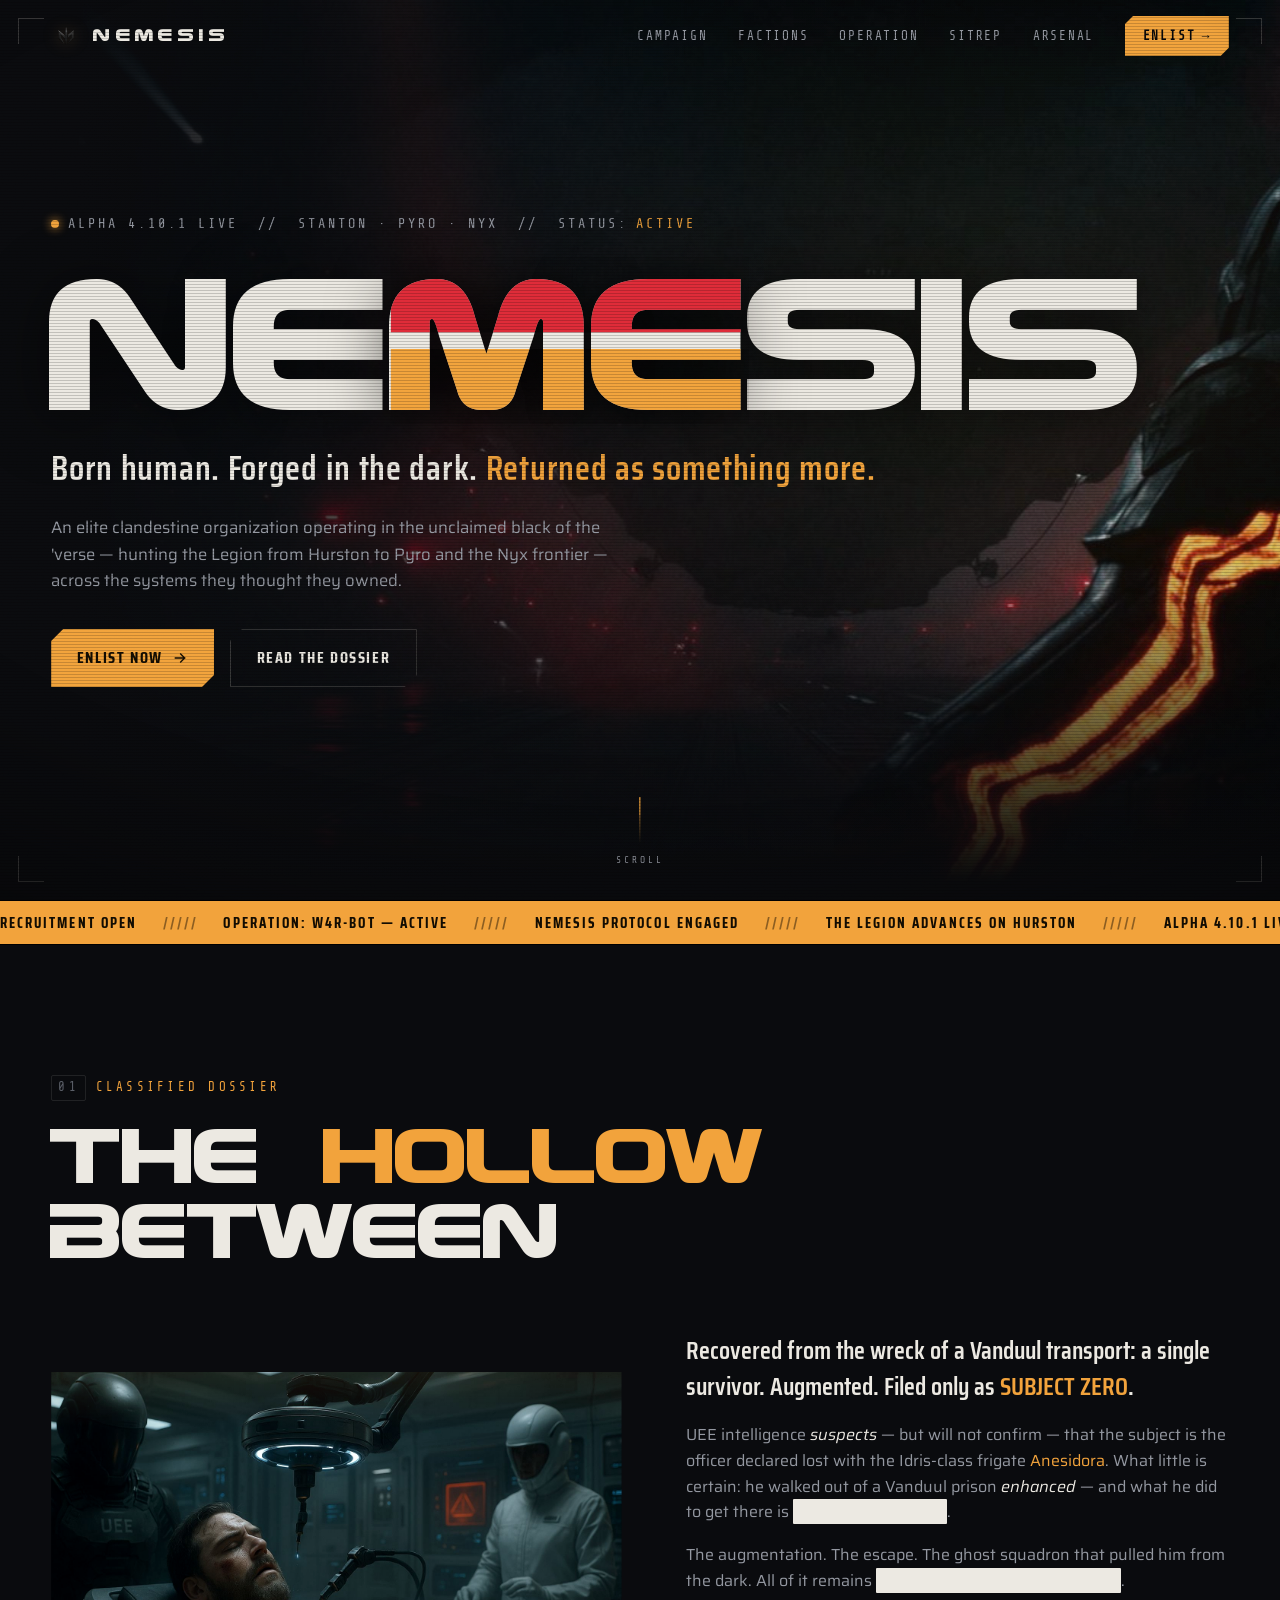
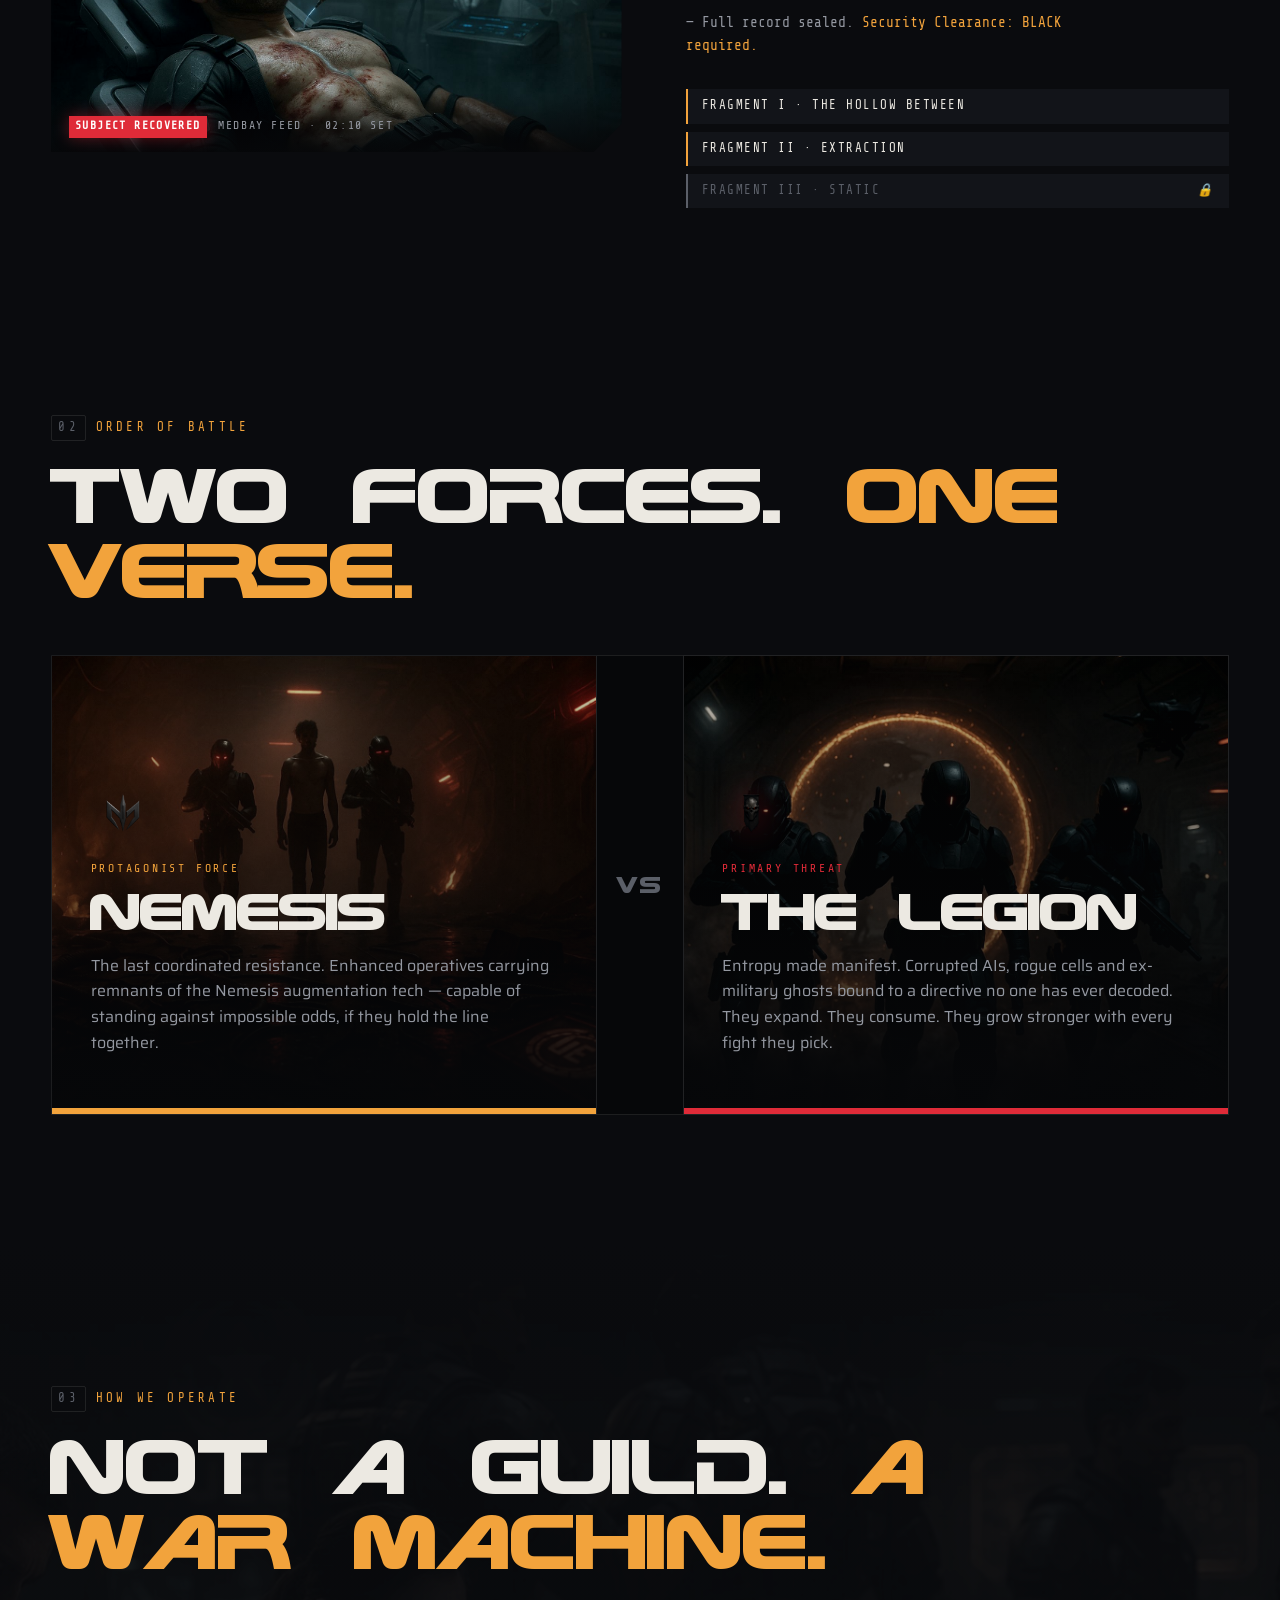
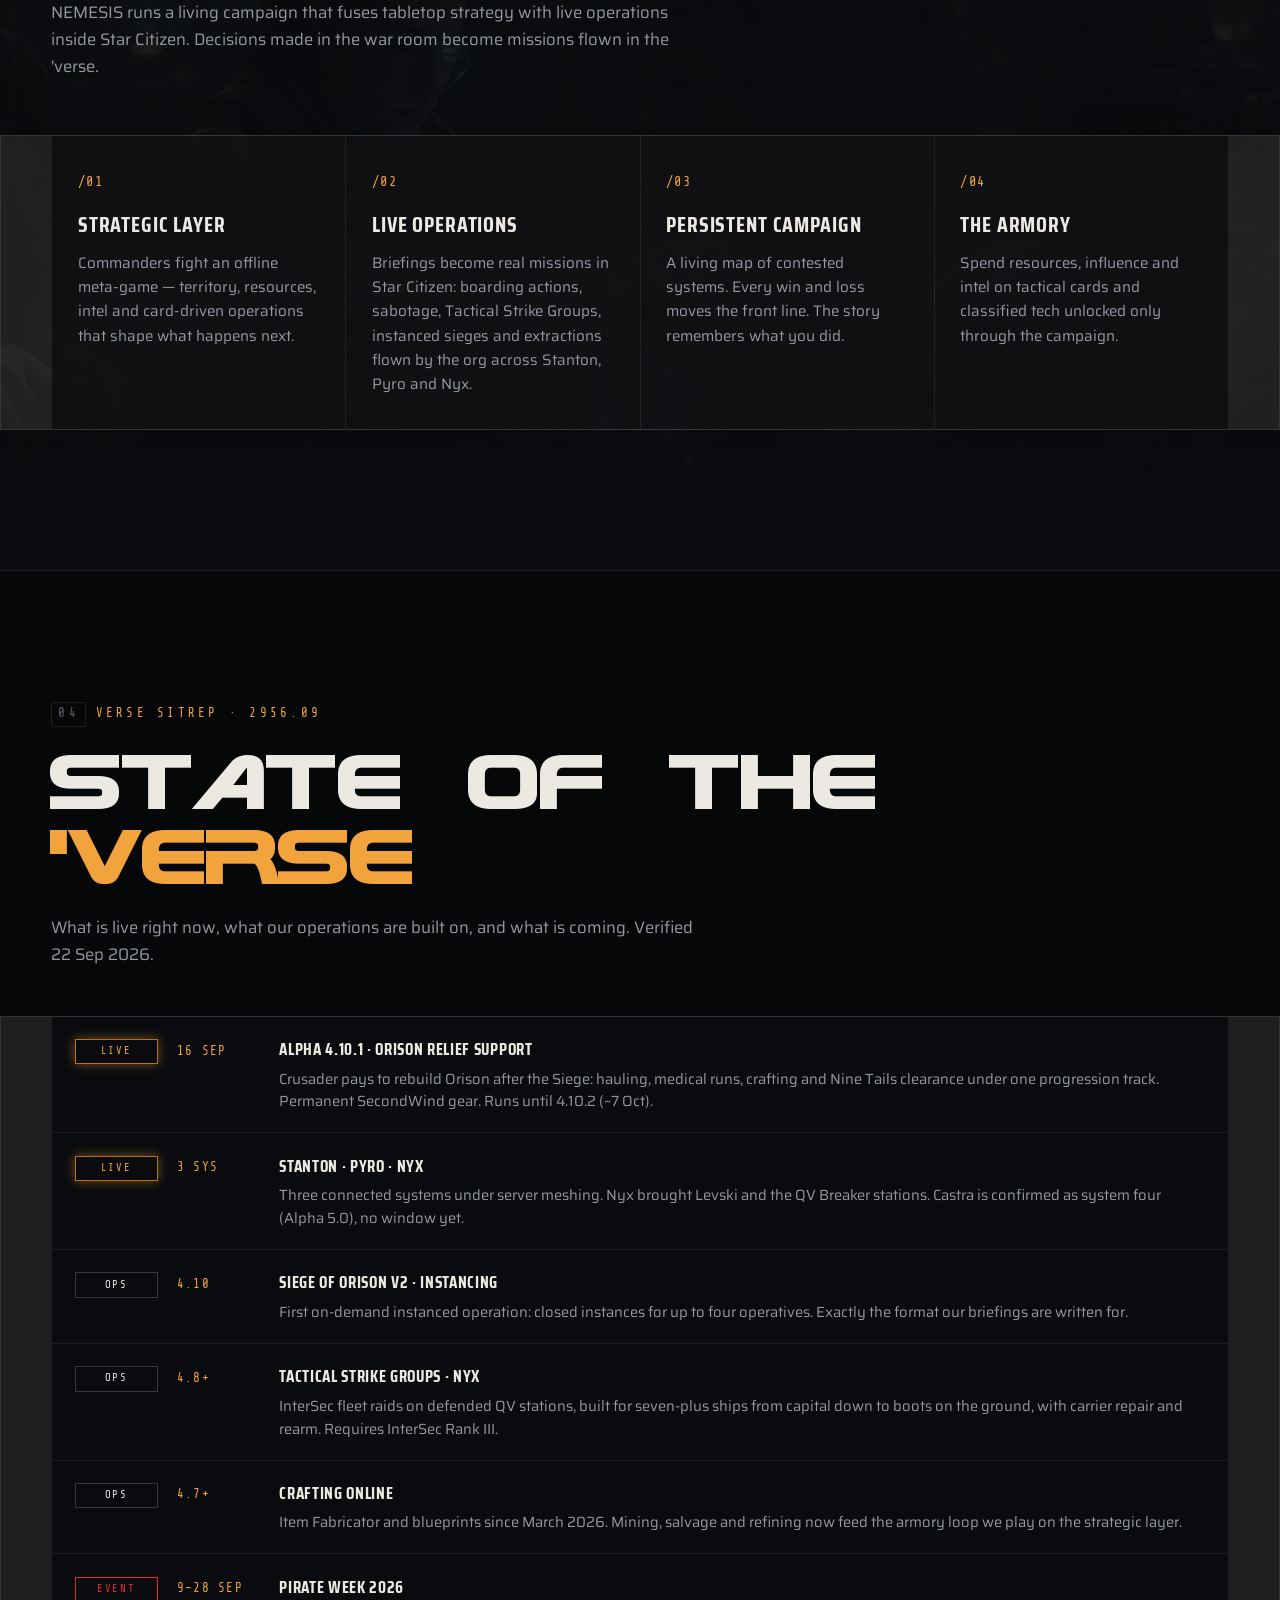
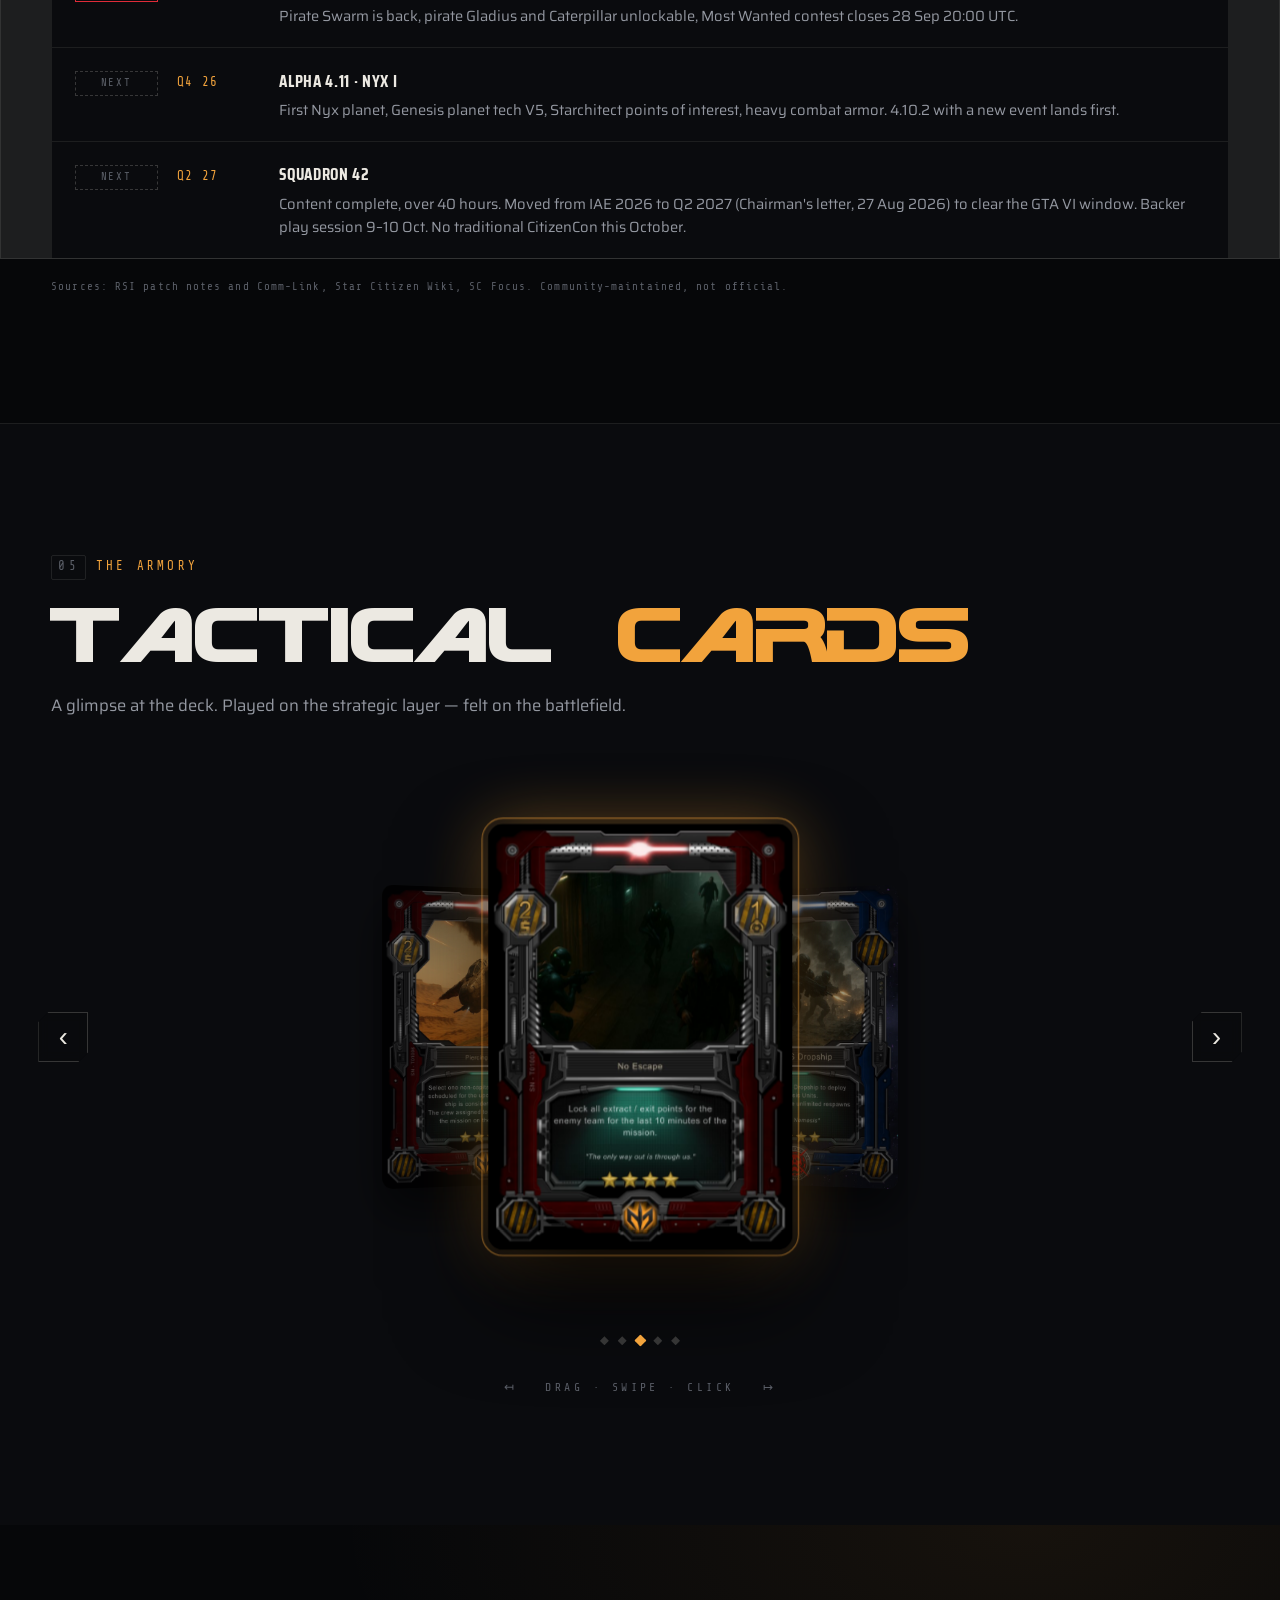
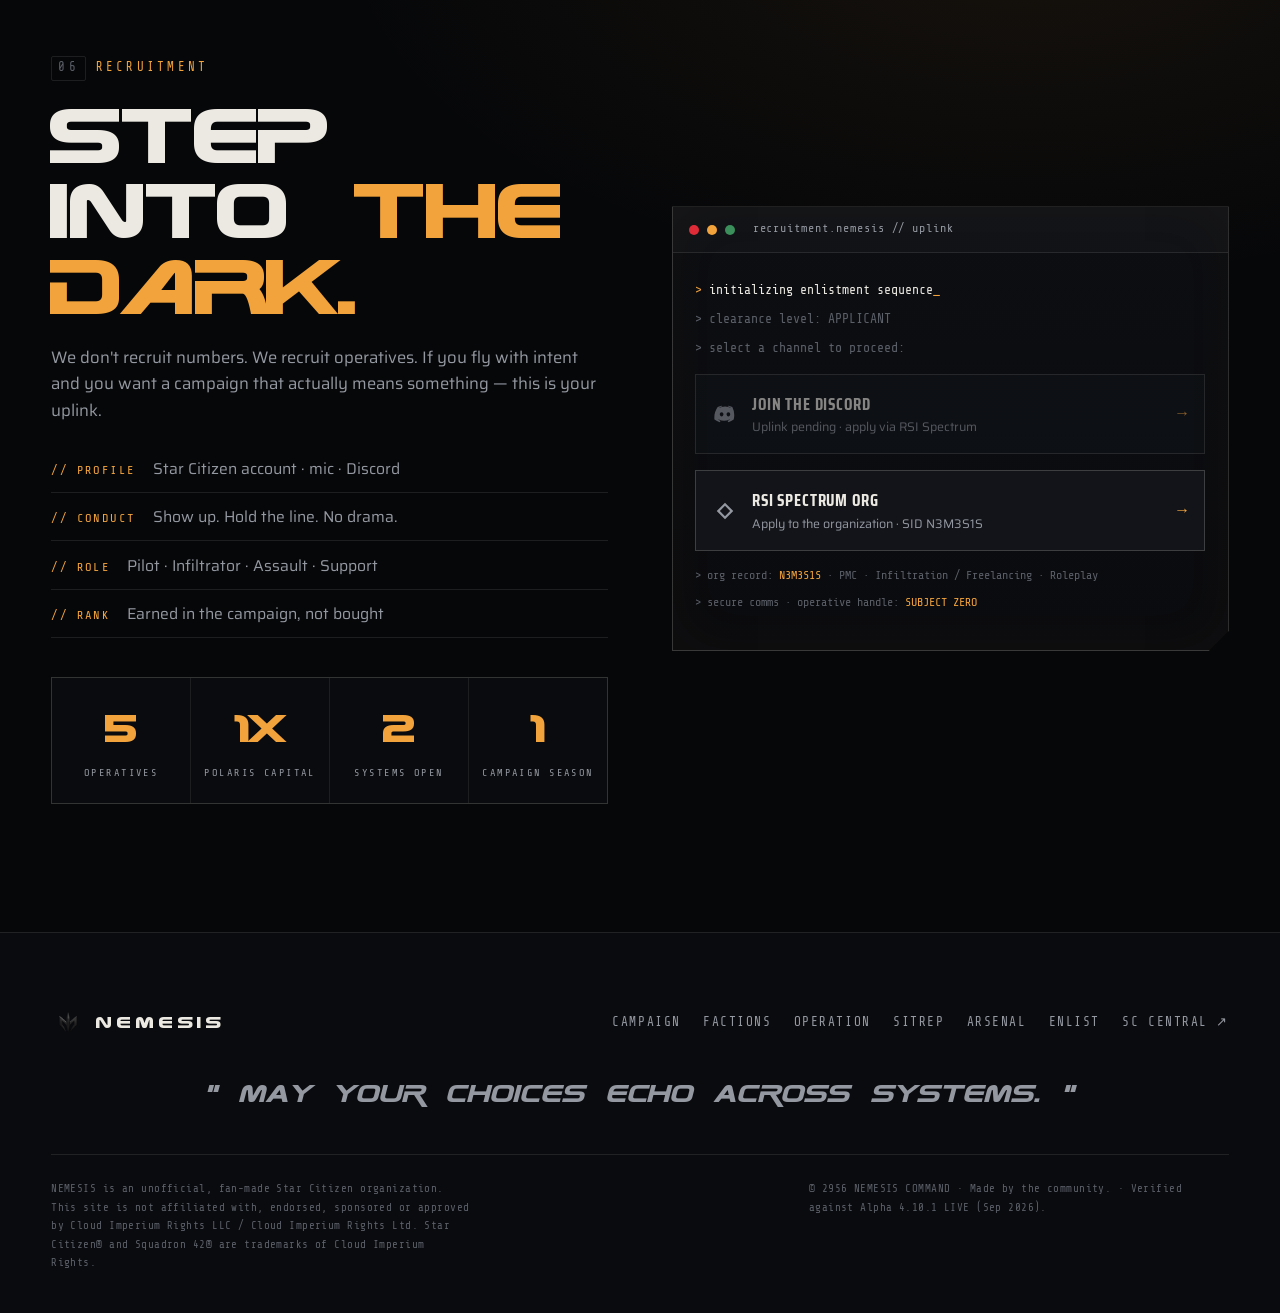
<file: index.html>
<!DOCTYPE html>
<html lang="en">
<head>
<meta charset="UTF-8" />
<meta name="viewport" content="width=device-width, initial-scale=1.0" />
<title>NEMESIS // Clandestine Operations — A Star Citizen Org</title>
<meta name="description" content="NEMESIS — an elite Star Citizen clan operating in the dark between systems. Forged against the Legion. Recruitment open. Enlist now." />

<!-- Open Graph -->
<meta property="og:title" content="NEMESIS // Clandestine Operations" />
<meta property="og:description" content="Born human. Forged in the dark. Returned as something more. An elite Star Citizen org. Recruitment open." />
<meta property="og:type" content="website" />
<meta property="og:image" content="assets/generated/hero-b.jpg" />

<link rel="icon" type="image/webp" href="assets/img/nemesis-logo.webp" />

<!-- Fonts: Saira (body) + Share Tech Mono (HUD). Zebulon (brand) loaded via @font-face in CSS -->
<link rel="preconnect" href="https://fonts.googleapis.com" />
<link rel="preconnect" href="https://fonts.gstatic.com" crossorigin />
<link href="https://fonts.googleapis.com/css2?family=Saira:ital,wght@0,300;0,400;0,500;0,600;0,700;0,800;1,400&family=Saira+Condensed:wght@500;600;700&family=Share+Tech+Mono&display=swap" rel="stylesheet" />

<link rel="stylesheet" href="styles.css" />
</head>
<body>

<!-- ============ GRAIN + SCANLINE OVERLAY ============ -->
<div class="fx-grain" aria-hidden="true"></div>
<div class="fx-scanlines" aria-hidden="true"></div>
<div class="fx-vignette" aria-hidden="true"></div>

<!-- ============ BOOT / PRELOADER ============ -->
<div class="boot" id="boot" aria-hidden="true">
  <div class="boot__inner">
    <img src="assets/img/nemesis-logo.webp" alt="" class="boot__logo" />
    <div class="boot__bar"><span class="boot__fill" id="bootFill"></span></div>
    <div class="boot__log" id="bootLog">
      <span>// ESTABLISHING SECURE UPLINK</span>
    </div>
  </div>
</div>

<!-- ============ NAV ============ -->
<header class="nav" id="nav">
  <a href="#top" class="nav__brand" aria-label="NEMESIS home">
    <img src="assets/img/nemesis-logo.webp" alt="NEMESIS" class="nav__mark" />
    <span class="nav__word">NEMESIS</span>
  </a>
  <nav class="nav__links" id="navLinks">
    <a href="#campaign" data-i="01">Campaign</a>
    <a href="#factions" data-i="02">Factions</a>
    <a href="#operation" data-i="03">Operation</a>
    <a href="#sitrep" data-i="04">Sitrep</a>
    <a href="#arsenal" data-i="05">Arsenal</a>
    <a href="#enlist" class="nav__cta">Enlist<span class="nav__cta-arrow">→</span></a>
  </nav>
  <button class="nav__burger" id="burger" aria-label="Menu" aria-expanded="false">
    <span></span><span></span><span></span>
  </button>
</header>

<main id="top">

<!-- ============ HERO ============ -->
<section class="hero" id="hero">
  <div class="hero__bg" id="heroBg" data-parallax>
    <!-- Higgsfield cinematic loops (seedance 21:9), crossfading -->
    <video class="hero__video is-active" id="heroVidA" autoplay muted loop playsinline preload="auto" poster="assets/generated/hero-b.jpg">
      <source src="assets/generated/hero-loop-a.mp4" type="video/mp4" />
    </video>
    <video class="hero__video" id="heroVidB" autoplay muted loop playsinline preload="auto" poster="assets/generated/hero-b.jpg">
      <source src="assets/generated/hero-loop-b.mp4" type="video/mp4" />
    </video>
    <img src="assets/generated/hero-b.jpg" alt="" id="heroImg" class="hero__fallback" />
  </div>
  <div class="hero__grade"></div>

  <!-- HUD frame -->
  <div class="hud-frame" aria-hidden="true">
    <span class="hud-corner tl"></span><span class="hud-corner tr"></span>
    <span class="hud-corner bl"></span><span class="hud-corner br"></span>
  </div>

  <div class="hero__content">
    <div class="hero__kicker reveal">
      <span class="dot"></span> ALPHA 4.10.1 LIVE &nbsp;//&nbsp; STANTON · PYRO · NYX &nbsp;//&nbsp; STATUS: <em>ACTIVE</em>
    </div>
    <h1 class="hero__title">
      <span class="reveal" style="--d:.05s">NE</span><span class="reveal glitch" data-text="ME" style="--d:.12s">ME</span><span class="reveal" style="--d:.19s">SIS</span>
    </h1>
    <p class="hero__tagline reveal" style="--d:.3s">
      Born human. Forged in the dark. <span class="amber">Returned as something more.</span>
    </p>
    <p class="hero__sub reveal" style="--d:.4s">
      An elite clandestine organization operating in the unclaimed black of the 'verse —
      hunting the Legion from Hurston to Pyro and the Nyx frontier — across the systems they thought they owned.
    </p>
    <div class="hero__actions reveal" style="--d:.5s">
      <a href="#enlist" class="btn btn--primary">
        <span>Enlist Now</span>
        <svg viewBox="0 0 24 24" width="16" height="16"><path d="M5 12h14M13 6l6 6-6 6" stroke="currentColor" stroke-width="2" fill="none" stroke-linecap="square"/></svg>
      </a>
      <a href="#campaign" class="btn btn--ghost"><span>Read the Dossier</span></a>
    </div>
  </div>

  <a href="#campaign" class="hero__scroll" aria-label="Scroll">
    <span class="hero__scroll-line"></span>
    <span class="hero__scroll-txt">SCROLL</span>
  </a>
</section>

<!-- ============ TICKER ============ -->
<div class="ticker" aria-hidden="true">
  <div class="ticker__track">
    <span>RECRUITMENT OPEN</span><span class="sep">/////</span>
    <span>OPERATION: W4R-BOT — ACTIVE</span><span class="sep">/////</span>
    <span>NEMESIS PROTOCOL ENGAGED</span><span class="sep">/////</span>
    <span>THE LEGION ADVANCES ON HURSTON</span><span class="sep">/////</span>
    <span>ALPHA 4.10.1 LIVE // THREE SYSTEMS OPEN</span><span class="sep">/////</span>
    <span>UNLIMITED RESPAWN // CYBERNETIC RESILIENCE</span><span class="sep">/////</span>
    <span>RECRUITMENT OPEN</span><span class="sep">/////</span>
    <span>OPERATION: W4R-BOT — ACTIVE</span><span class="sep">/////</span>
    <span>NEMESIS PROTOCOL ENGAGED</span><span class="sep">/////</span>
    <span>THE LEGION ADVANCES ON HURSTON</span><span class="sep">/////</span>
    <span>ALPHA 4.10.1 LIVE // THREE SYSTEMS OPEN</span><span class="sep">/////</span>
    <span>UNLIMITED RESPAWN // CYBERNETIC RESILIENCE</span><span class="sep">/////</span>
  </div>
</div>

<!-- ============ CAMPAIGN TEASER (DOSSIER) ============ -->
<section class="campaign" id="campaign">
  <div class="section-head reveal">
    <span class="eyebrow"><span class="eyebrow__no">01</span> Classified Dossier</span>
    <h2 class="section-title">The <span class="amber">Hollow</span> Between</h2>
  </div>

  <div class="campaign__grid">
    <figure class="campaign__media reveal">
      <img src="assets/img/story-cine-02.jpg" alt="Subject recovery — UEE medical bay" />
      <figcaption><span class="tag tag--alert">SUBJECT RECOVERED</span> MEDBAY FEED · 02:10 SET</figcaption>
      <span class="scan"></span>
    </figure>

    <div class="campaign__text reveal" style="--d:.15s">
      <p class="lead">
        Recovered from the wreck of a Vanduul transport: a single survivor. Augmented.
        Filed only as <span class="amber">SUBJECT ZERO</span>.
      </p>
      <p>
        UEE intelligence <em>suspects</em> — but will not confirm — that the subject is the
        officer declared lost with the Idris-class frigate <span class="amber">Anesidora</span>.
        What little is certain: he walked out of a Vanduul prison <em>enhanced</em> — and what
        he did to get there is <span class="redacted">[ DATA EXPUNGED ]</span>.
      </p>
      <p>
        The augmentation. The escape. The ghost squadron that pulled him from the dark.
        All of it remains <span class="redacted">classified beyond reconstruction</span>.
      </p>
      <p class="campaign__sign">
        — Full record sealed. <span class="amber">Security Clearance: BLACK required.</span>
      </p>
      <div class="fragments">
        <span class="frag">FRAGMENT I · The Hollow Between</span>
        <span class="frag">FRAGMENT II · Extraction</span>
        <span class="frag locked">FRAGMENT III · Static <i>🔒</i></span>
      </div>
    </div>
  </div>
</section>

<!-- ============ FACTIONS ============ -->
<section class="factions" id="factions">
  <div class="section-head reveal">
    <span class="eyebrow"><span class="eyebrow__no">02</span> Order of Battle</span>
    <h2 class="section-title">Two Forces. <span class="amber">One Verse.</span></h2>
  </div>

  <div class="factions__grid">
    <article class="faction faction--nemesis reveal">
      <div class="faction__bg" style="background-image:url('assets/img/story-goingdark.jpg')"></div>
      <div class="faction__inner">
        <img src="assets/img/nemesis-logo.webp" alt="" class="faction__logo" />
        <span class="faction__type">PROTAGONIST FORCE</span>
        <h3 class="faction__name">NEMESIS</h3>
        <p class="faction__desc">
          The last coordinated resistance. Enhanced operatives carrying remnants of the
          Nemesis augmentation tech — capable of standing against impossible odds, if they
          hold the line together.
        </p>
        <ul class="faction__traits">
          <li><b>Cybernetic Resilience</b> — enhanced units respawn without limit</li>
          <li><b>Shadow Recall</b> — rewrite the cost of a single failure</li>
        </ul>
      </div>
    </article>

    <div class="factions__vs" aria-hidden="true"><span>VS</span></div>

    <article class="faction faction--legion reveal" style="--d:.12s">
      <div class="faction__bg" style="background-image:url('assets/img/story-cine-03.jpg')"></div>
      <div class="faction__inner">
        <img src="assets/img/legion-logo.webp" alt="" class="faction__logo" />
        <span class="faction__type faction__type--threat">PRIMARY THREAT</span>
        <h3 class="faction__name">THE LEGION</h3>
        <p class="faction__desc">
          Entropy made manifest. Corrupted AIs, rogue cells and ex-military ghosts bound to
          a directive no one has ever decoded. They expand. They consume. They grow stronger
          with every fight they pick.
        </p>
        <ul class="faction__traits">
          <li><b>Corruption Spread</b> — territory feeds their war machine</li>
          <li><b>Data Leech</b> — they take what you build and turn it dark</li>
        </ul>
      </div>
    </article>
  </div>
</section>

<!-- ============ THE OPERATION ============ -->
<section class="operation" id="operation">
  <div class="operation__bg" style="background-image:url('assets/img/story-cine-04.jpg')" data-parallax></div>
  <div class="operation__veil"></div>
  <div class="operation__content">
    <div class="section-head reveal">
      <span class="eyebrow"><span class="eyebrow__no">03</span> How We Operate</span>
      <h2 class="section-title">Not a guild. <span class="amber">A war machine.</span></h2>
      <p class="section-lead reveal" style="--d:.1s">
        NEMESIS runs a living campaign that fuses tabletop strategy with live operations
        inside Star Citizen. Decisions made in the war room become missions flown in the 'verse.
      </p>
    </div>

    <div class="ops-grid">
      <article class="op reveal" style="--d:.05s">
        <span class="op__no">/01</span>
        <h3>Strategic Layer</h3>
        <p>Commanders fight an offline meta-game — territory, resources, intel and card-driven operations that shape what happens next.</p>
      </article>
      <article class="op reveal" style="--d:.12s">
        <span class="op__no">/02</span>
        <h3>Live Operations</h3>
        <p>Briefings become real missions in Star Citizen: boarding actions, sabotage, Tactical Strike Groups, instanced sieges and extractions flown by the org across Stanton, Pyro and Nyx.</p>
      </article>
      <article class="op reveal" style="--d:.19s">
        <span class="op__no">/03</span>
        <h3>Persistent Campaign</h3>
        <p>A living map of contested systems. Every win and loss moves the front line. The story remembers what you did.</p>
      </article>
      <article class="op reveal" style="--d:.26s">
        <span class="op__no">/04</span>
        <h3>The Armory</h3>
        <p>Spend resources, influence and intel on tactical cards and classified tech unlocked only through the campaign.</p>
      </article>
    </div>
  </div>
</section>

<!-- ============ VERSE SITREP ============ -->
<section class="sitrep" id="sitrep">
  <div class="section-head reveal">
    <span class="eyebrow"><span class="eyebrow__no">04</span> Verse Sitrep · 2956.09</span>
    <h2 class="section-title">State of the <span class="amber">'Verse</span></h2>
    <p class="section-lead reveal" style="--d:.1s">What is live right now, what our operations are built on, and what is coming. Verified 22 Sep 2026.</p>
  </div>

  <ol class="sitrep__list reveal" style="--d:.15s">
    <li class="sitrep__row">
      <span class="sitrep__tag sitrep__tag--live">LIVE</span>
      <span class="sitrep__date">16 SEP</span>
      <div class="sitrep__body"><b>Alpha 4.10.1 · Orison Relief Support</b>
        <p>Crusader pays to rebuild Orison after the Siege: hauling, medical runs, crafting and Nine Tails clearance under one progression track. Permanent SecondWind gear. Runs until 4.10.2 (~7 Oct).</p></div>
    </li>
    <li class="sitrep__row">
      <span class="sitrep__tag sitrep__tag--live">LIVE</span>
      <span class="sitrep__date">3 SYS</span>
      <div class="sitrep__body"><b>Stanton · Pyro · Nyx</b>
        <p>Three connected systems under server meshing. Nyx brought Levski and the QV Breaker stations. Castra is confirmed as system four (Alpha 5.0), no window yet.</p></div>
    </li>
    <li class="sitrep__row">
      <span class="sitrep__tag sitrep__tag--ops">OPS</span>
      <span class="sitrep__date">4.10</span>
      <div class="sitrep__body"><b>Siege of Orison V2 · Instancing</b>
        <p>First on-demand instanced operation: closed instances for up to four operatives. Exactly the format our briefings are written for.</p></div>
    </li>
    <li class="sitrep__row">
      <span class="sitrep__tag sitrep__tag--ops">OPS</span>
      <span class="sitrep__date">4.8+</span>
      <div class="sitrep__body"><b>Tactical Strike Groups · Nyx</b>
        <p>InterSec fleet raids on defended QV stations, built for seven-plus ships from capital down to boots on the ground, with carrier repair and rearm. Requires InterSec Rank III.</p></div>
    </li>
    <li class="sitrep__row">
      <span class="sitrep__tag sitrep__tag--ops">OPS</span>
      <span class="sitrep__date">4.7+</span>
      <div class="sitrep__body"><b>Crafting online</b>
        <p>Item Fabricator and blueprints since March 2026. Mining, salvage and refining now feed the armory loop we play on the strategic layer.</p></div>
    </li>
    <li class="sitrep__row">
      <span class="sitrep__tag sitrep__tag--event">EVENT</span>
      <span class="sitrep__date">9–28 SEP</span>
      <div class="sitrep__body"><b>Pirate Week 2026</b>
        <p>Pirate Swarm is back, pirate Gladius and Caterpillar unlockable, Most Wanted contest closes 28 Sep 20:00 UTC.</p></div>
    </li>
    <li class="sitrep__row">
      <span class="sitrep__tag sitrep__tag--next">NEXT</span>
      <span class="sitrep__date">Q4 26</span>
      <div class="sitrep__body"><b>Alpha 4.11 · Nyx I</b>
        <p>First Nyx planet, Genesis planet tech V5, Starchitect points of interest, heavy combat armor. 4.10.2 with a new event lands first.</p></div>
    </li>
    <li class="sitrep__row">
      <span class="sitrep__tag sitrep__tag--next">NEXT</span>
      <span class="sitrep__date">Q2 27</span>
      <div class="sitrep__body"><b>Squadron 42</b>
        <p>Content complete, over 40 hours. Moved from IAE 2026 to Q2 2027 (Chairman's letter, 27 Aug 2026) to clear the GTA VI window. Backer play session 9–10 Oct. No traditional CitizenCon this October.</p></div>
    </li>
  </ol>
  <p class="sitrep__src reveal">Sources: RSI patch notes and Comm-Link, Star Citizen Wiki, SC Focus. Community-maintained, not official.</p>
</section>

<!-- ============ ARSENAL (CARDS) ============ -->
<section class="arsenal" id="arsenal">
  <div class="section-head reveal">
    <span class="eyebrow"><span class="eyebrow__no">05</span> The Armory</span>
    <h2 class="section-title">Tactical <span class="amber">Cards</span></h2>
    <p class="section-lead reveal" style="--d:.1s">A glimpse at the deck. Played on the strategic layer — felt on the battlefield.</p>
  </div>

  <div class="coverflow reveal" id="coverflow" role="group" aria-label="Tactical card carousel" style="--d:.15s">
    <button class="cf-nav cf-prev" id="cfPrev" aria-label="Previous card">‹</button>
    <div class="cf-stage" id="cfStage">
      <figure class="cf-card"><img src="assets/cards/FEAR_T01001.jpg" alt="F.E.A.R." draggable="false" /></figure>
      <figure class="cf-card"><img src="assets/cards/PiercingStrike_T01006.jpg" alt="Piercing Strike" draggable="false" /></figure>
      <figure class="cf-card"><img src="assets/cards/NoEscape_T01003.jpg" alt="No Escape" draggable="false" /></figure>
      <figure class="cf-card"><img src="assets/cards/NemesisDropship_UnitDeployment.jpg" alt="Nemesis Dropship" draggable="false" /></figure>
      <figure class="cf-card"><img src="assets/cards/GhostTap_IntelDeception.jpg" alt="Ghost Tap" draggable="false" /></figure>
    </div>
    <button class="cf-nav cf-next" id="cfNext" aria-label="Next card">›</button>
    <div class="cf-dots" id="cfDots" aria-hidden="true"></div>
  </div>
  <p class="arsenal__hint" aria-hidden="true">↤ &nbsp; DRAG · SWIPE · CLICK &nbsp; ↦</p>
</section>

<!-- ============ ENLIST ============ -->
<section class="enlist" id="enlist">
  <div class="enlist__grid">
    <div class="enlist__intro reveal">
      <span class="eyebrow"><span class="eyebrow__no">06</span> Recruitment</span>
      <h2 class="section-title">Step into <span class="amber">the dark.</span></h2>
      <p class="section-lead">
        We don't recruit numbers. We recruit operatives. If you fly with intent and you want
        a campaign that actually means something — this is your uplink.
      </p>

      <ul class="reqs">
        <li><span class="reqs__k">// PROFILE</span> Star Citizen account · mic · Discord</li>
        <li><span class="reqs__k">// CONDUCT</span> Show up. Hold the line. No drama.</li>
        <li><span class="reqs__k">// ROLE</span> Pilot · Infiltrator · Assault · Support</li>
        <li><span class="reqs__k">// RANK</span> Earned in the campaign, not bought</li>
      </ul>

      <div class="roster" id="roster">
        <div class="roster__cell"><span class="num" data-count="6">0</span><span class="lbl">Operatives</span></div>
        <div class="roster__cell"><span class="num" data-count="1" data-suffix="×">0</span><span class="lbl">Polaris Capital</span></div>
        <div class="roster__cell"><span class="num" data-count="3">0</span><span class="lbl">Systems Open</span></div>
        <div class="roster__cell"><span class="num" data-count="1">0</span><span class="lbl">Campaign Season</span></div>
      </div>
    </div>

    <aside class="terminal reveal" style="--d:.15s" aria-label="Join NEMESIS">
      <div class="terminal__bar">
        <span class="terminal__dot"></span><span class="terminal__dot"></span><span class="terminal__dot"></span>
        <span class="terminal__title">recruitment.nemesis // uplink</span>
      </div>
      <div class="terminal__body">
        <p class="terminal__line"><span class="prompt">&gt;</span> initializing enlistment sequence<span class="cur">_</span></p>
        <p class="terminal__line dim">&gt; clearance level: APPLICANT</p>
        <p class="terminal__line dim">&gt; select a channel to proceed:</p>

        <a class="join-btn join-btn--discord" id="joinDiscord" href="#" target="_blank" rel="noopener">
          <svg viewBox="0 0 24 24" width="22" height="22" aria-hidden="true"><path fill="currentColor" d="M20 4.4A19 19 0 0 0 15.3 3l-.3.5a14 14 0 0 1 4 2 16 16 0 0 0-13.9 0 14 14 0 0 1 4-2L8.7 3A19 19 0 0 0 4 4.4 20 20 0 0 0 .5 18a19 19 0 0 0 5.8 3l.8-1.4c-.9-.3-1.7-.7-2.5-1.2l.6-.4a13.6 13.6 0 0 0 11.6 0l.6.4c-.8.5-1.6.9-2.5 1.2l.8 1.4a19 19 0 0 0 5.8-3A20 20 0 0 0 20 4.4ZM8.3 14.7c-1.1 0-2-1-2-2.3s.9-2.3 2-2.3 2 1 2 2.3-.9 2.3-2 2.3Zm7.4 0c-1.1 0-2-1-2-2.3s.9-2.3 2-2.3 2 1 2 2.3-.9 2.3-2 2.3Z"/></svg>
          <span class="join-btn__txt"><b>Join the Discord</b><i>Primary uplink · briefings & comms</i></span>
          <span class="join-btn__go">→</span>
        </a>

        <a class="join-btn join-btn--rsi" id="joinRsi" href="#" target="_blank" rel="noopener">
          <svg viewBox="0 0 24 24" width="22" height="22" aria-hidden="true"><path fill="currentColor" d="M3 12 12 3l9 9-9 9-9-9Zm9-5.6L6.4 12 12 17.6 17.6 12 12 6.4Z"/></svg>
          <span class="join-btn__txt"><b>RSI Spectrum Org</b><i>Apply to the organization · SID N3M3S1S</i></span>
          <span class="join-btn__go">→</span>
        </a>

        <p class="terminal__line dim small">&gt; org record: <span class="amber">N3M3S1S</span> · PMC · Infiltration / Freelancing · Roleplay</p>
        <p class="terminal__line dim small">&gt; secure comms · operative handle: <span class="amber">SUBJECT ZERO</span></p>
      </div>
    </aside>
  </div>
</section>

</main>

<!-- ============ FOOTER ============ -->
<footer class="footer">
  <div class="footer__top">
    <a href="#top" class="footer__brand">
      <img src="assets/img/nemesis-logo.webp" alt="" />
      <span>NEMESIS</span>
    </a>
    <nav class="footer__nav">
      <a href="#campaign">Campaign</a>
      <a href="#factions">Factions</a>
      <a href="#operation">Operation</a>
      <a href="#sitrep">Sitrep</a>
      <a href="#arsenal">Arsenal</a>
      <a href="#enlist">Enlist</a>
      <a href="https://neom1les.github.io/sc-central/" target="_blank" rel="noopener">SC Central ↗</a>
    </nav>
  </div>
  <p class="footer__tag">“ May your choices echo across systems. ”</p>
  <div class="footer__legal">
    <p>
      NEMESIS is an unofficial, fan-made Star Citizen organization. This site is not affiliated
      with, endorsed, sponsored or approved by Cloud Imperium Rights LLC / Cloud Imperium Rights Ltd.
      Star Citizen® and Squadron 42® are trademarks of Cloud Imperium Rights.
    </p>
    <p>© 2956 NEMESIS COMMAND · Made by the community. · Verified against Alpha 4.10.1 LIVE (Sep 2026).</p>
  </div>
</footer>

<script src="script.js"></script>
</body>
</html>
</file>
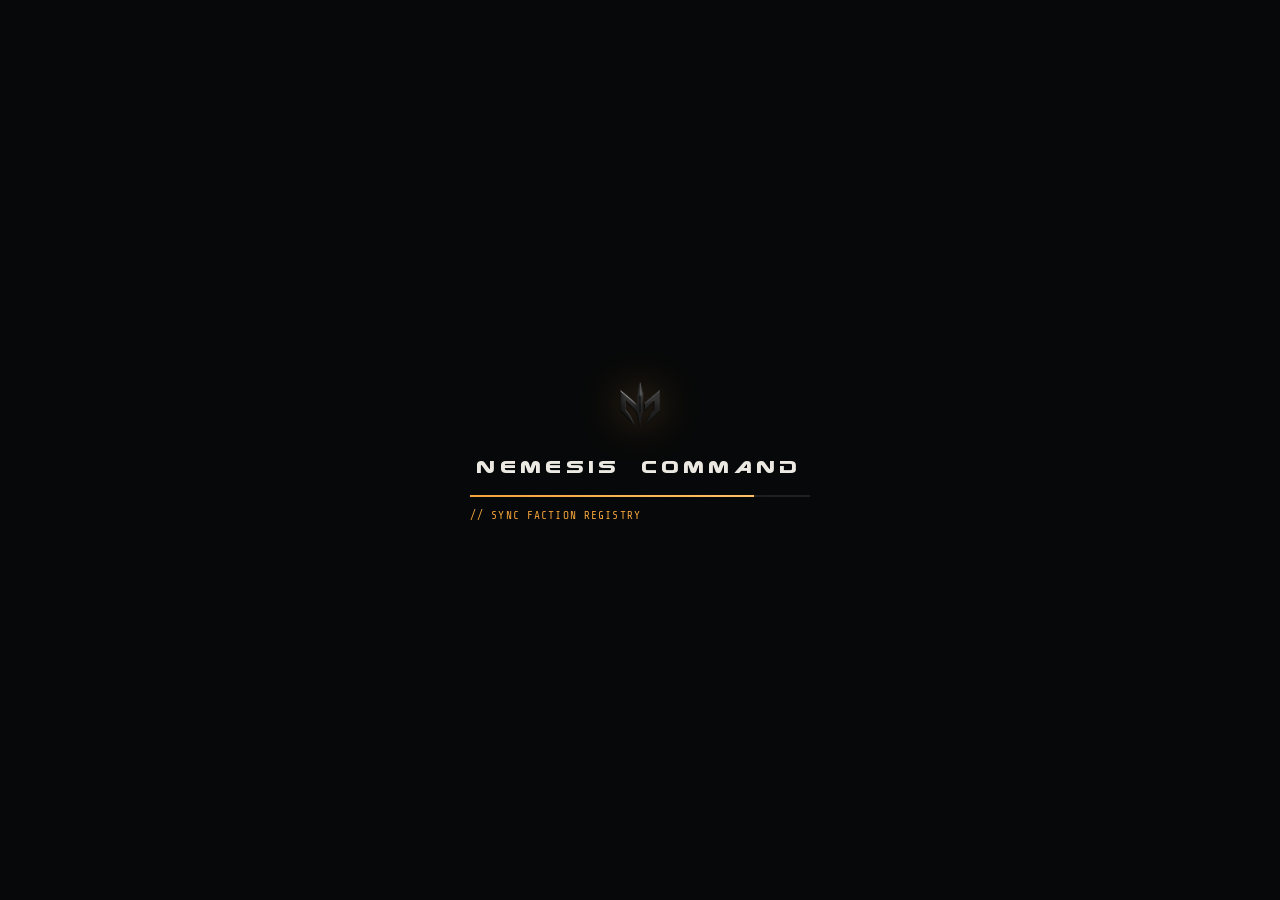
<file: console/index.html>
<!DOCTYPE html>
<html lang="en">
<head>
<meta charset="UTF-8" />
<meta name="viewport" content="width=device-width, initial-scale=1.0" />
<title>NEMESIS — GM Console</title>
<meta name="robots" content="noindex" />
<link rel="icon" type="image/webp" href="../assets/img/nemesis-logo.webp" />
<link rel="preconnect" href="https://fonts.googleapis.com" />
<link rel="preconnect" href="https://fonts.gstatic.com" crossorigin />
<link href="https://fonts.googleapis.com/css2?family=Saira:wght@300;400;500;600;700;800&family=Saira+Condensed:wght@500;600;700&family=Share+Tech+Mono&display=swap" rel="stylesheet" />
<link rel="stylesheet" href="css/console.css" />
</head>
<body>

<div class="fx-grain" aria-hidden="true"></div>
<div class="fx-scan" aria-hidden="true"></div>

<!-- BOOT -->
<div class="boot" id="boot">
  <div class="boot__in">
    <img src="../assets/img/nemesis-logo.webp" alt="" class="boot__logo" />
    <div class="boot__title">NEMESIS COMMAND</div>
    <div class="boot__bar"><span id="bootFill"></span></div>
    <div class="boot__log" id="bootLog">// MOUNTING CAMPAIGN LEDGER</div>
  </div>
</div>

<!-- TOP BAR -->
<header class="top" id="top">
  <a class="brand" href="../index.html" title="Back to site">
    <img src="../assets/img/nemesis-logo.webp" alt="NEMESIS" />
    <span>GM&nbsp;CONSOLE</span>
  </a>

  <div class="turnbox">
    <div class="turnbox__turn"><span class="lbl">TURN</span><b id="turnNum">1</b></div>
    <div class="turnbox__phase" id="phaseChip"><span class="lbl">PHASE</span><b id="phaseNum">1 · MAP UPDATE</b></div>
  </div>

  <div class="wallets" id="wallets"></div>

  <div class="seatbar">
    <span class="seatbar__lbl">SEAT</span>
    <div class="seatbar__btns" id="seatBtns"></div>
  </div>

  <div class="sys">
    <button class="ic" id="btnExport" title="Export campaign JSON">⤓</button>
    <button class="ic" id="btnImport" title="Import campaign JSON">⤒</button>
    <button class="ic danger" id="btnReset" title="Reset campaign">⟲</button>
    <input type="file" id="fileImport" accept="application/json" hidden />
  </div>
</header>

<!-- LAYOUT -->
<div class="shell">
  <nav class="nav" id="nav"></nav>
  <main class="view" id="view"></main>
</div>

<!-- MODAL -->
<div class="modal" id="modal" hidden><div class="modal__box" id="modalBox"></div></div>

<!-- TOAST -->
<div class="toast" id="toast" hidden></div>

<script src="js/game-data.js"></script>
<script src="js/state.js"></script>
<script src="js/app.js"></script>
</body>
</html>
</file>
<file: styles.css>
/* ============================================================
   NEMESIS // Clandestine Operations
   Cinematic military sci-fi — gunmetal + molten amber, crimson threat
   ============================================================ */

/* ---------- Brand font: Zebulon ---------- */
@font-face {
  font-family: "Zebulon";
  src: url("assets/fonts/Zebulon.otf") format("opentype");
  font-weight: 400; font-style: normal; font-display: swap;
}
@font-face {
  font-family: "Zebulon";
  src: url("assets/fonts/Zebulon_Bold.otf") format("opentype");
  font-weight: 700; font-style: normal; font-display: swap;
}
@font-face {
  font-family: "Zebulon";
  src: url("assets/fonts/Zebulon_Italic.otf") format("opentype");
  font-weight: 400; font-style: italic; font-display: swap;
}

/* ---------- Tokens ---------- */
:root {
  --bg:        #0a0b0e;
  --bg-deep:   #060709;
  --surface:   #121419;
  --surface-2: #181b22;
  --line:      rgba(233,229,221,.10);
  --line-2:    rgba(233,229,221,.20);

  --ink:       #ece9e2;
  --ink-dim:   #9498a1;
  --ink-faint: #5b5f68;

  --amber:        #f2a33c;
  --amber-bright: #ffc066;
  --amber-deep:   #b9701c;
  --amber-glow:   rgba(242,163,60,.45);

  --crimson:      #df2b38;
  --crimson-glow: rgba(223,43,56,.4);

  --font-display: "Zebulon", "Saira Condensed", system-ui, sans-serif;
  --font-cond:    "Saira Condensed", "Saira", sans-serif;
  --font-body:    "Saira", system-ui, sans-serif;
  --font-mono:    "Share Tech Mono", ui-monospace, monospace;

  --maxw: 1280px;
  --gut: clamp(1.25rem, 4vw, 4rem);
  --ease: cubic-bezier(.22,.61,.36,1);
}

/* ---------- Reset / base ---------- */
*, *::before, *::after { box-sizing: border-box; margin: 0; padding: 0; }
html { scroll-behavior: smooth; -webkit-text-size-adjust: 100%; }
body {
  background: var(--bg);
  color: var(--ink);
  font-family: var(--font-body);
  font-weight: 400;
  line-height: 1.6;
  overflow-x: hidden;
  -webkit-font-smoothing: antialiased;
}
img { display: block; max-width: 100%; }
a { color: inherit; text-decoration: none; }
ul { list-style: none; }
section { position: relative; scroll-margin-top: 80px; }
::selection { background: var(--amber); color: #120c02; }

/* thin scrollbar */
::-webkit-scrollbar { width: 10px; height: 10px; }
::-webkit-scrollbar-track { background: var(--bg-deep); }
::-webkit-scrollbar-thumb { background: #23262e; border: 2px solid var(--bg-deep); }
::-webkit-scrollbar-thumb:hover { background: var(--amber-deep); }

/* ---------- Global FX overlays ---------- */
.fx-grain, .fx-scanlines, .fx-vignette {
  position: fixed; inset: 0; pointer-events: none; z-index: 9000;
}
.fx-grain {
  opacity: .05; mix-blend-mode: overlay;
  background-image: url("data:image/svg+xml,%3Csvg xmlns='http://www.w3.org/2000/svg' width='160' height='160'%3E%3Cfilter id='n'%3E%3CfeTurbulence type='fractalNoise' baseFrequency='.85' numOctaves='3'/%3E%3C/filter%3E%3Crect width='100%25' height='100%25' filter='url(%23n)'/%3E%3C/svg%3E");
  animation: grain 1.1s steps(4) infinite;
}
@keyframes grain {
  0%{transform:translate(0,0)} 25%{transform:translate(-4%,3%)}
  50%{transform:translate(3%,-2%)} 75%{transform:translate(-2%,-4%)} 100%{transform:translate(2%,2%)}
}
.fx-scanlines {
  opacity: .35; mix-blend-mode: multiply;
  background: repeating-linear-gradient(to bottom, rgba(0,0,0,0) 0 2px, rgba(0,0,0,.5) 2px 3px);
}
.fx-vignette {
  background: radial-gradient(120% 90% at 50% 40%, transparent 55%, rgba(0,0,0,.55) 100%);
}
@media (prefers-reduced-motion: reduce){ .fx-grain{ animation:none } }

/* ---------- Boot / preloader ---------- */
.boot {
  position: fixed; inset: 0; z-index: 10000;
  background: var(--bg-deep);
  display: grid; place-items: center;
  transition: opacity .6s var(--ease), visibility .6s;
}
.boot.done { opacity: 0; visibility: hidden; }
.boot__inner { width: min(360px, 76vw); text-align: center; }
.boot__logo { width: 92px; margin: 0 auto 28px; filter: drop-shadow(0 0 22px var(--amber-glow));
  animation: bootPulse 1.6s var(--ease) infinite; }
@keyframes bootPulse { 0%,100%{opacity:.5;transform:scale(.96)} 50%{opacity:1;transform:scale(1)} }
.boot__bar { height: 2px; background: var(--line); overflow: hidden; }
.boot__fill { display: block; height: 100%; width: 0;
  background: linear-gradient(90deg, var(--amber-deep), var(--amber-bright));
  box-shadow: 0 0 12px var(--amber-glow); transition: width .2s linear; }
.boot__log { margin-top: 14px; font-family: var(--font-mono); font-size: .72rem;
  letter-spacing: .12em; color: var(--amber); text-align: left; min-height: 1.2em; }

/* ---------- Nav ---------- */
.nav {
  position: fixed; top: 0; left: 0; right: 0; z-index: 1000;
  display: flex; align-items: center; justify-content: space-between;
  padding: 1rem var(--gut);
  transition: background .4s var(--ease), padding .4s var(--ease), border-color .4s;
  border-bottom: 1px solid transparent;
}
.nav.scrolled {
  background: rgba(8,9,12,.78); backdrop-filter: blur(14px) saturate(1.2);
  border-bottom-color: var(--line); padding-top: .7rem; padding-bottom: .7rem;
}
.nav__brand { display: flex; align-items: center; gap: .65rem; }
.nav__mark { width: 30px; filter: drop-shadow(0 0 8px rgba(242,163,60,.25)); }
.nav__word { font-family: var(--font-display); font-weight: 700; letter-spacing: .32em;
  font-size: 1.05rem; padding-left: .1em; }
.nav__links { display: flex; align-items: center; gap: clamp(1rem,2.4vw,2.4rem); }
.nav__links > a {
  font-family: var(--font-mono); font-size: .8rem; letter-spacing: .14em;
  text-transform: uppercase; color: var(--ink-dim); position: relative; padding: .3rem 0;
  transition: color .25s;
}
.nav__links > a[data-i]::before {
  content: attr(data-i); position: absolute; top: -.7em; left: 0;
  font-size: .55rem; color: var(--amber); opacity: 0; transform: translateY(4px);
  transition: .25s var(--ease);
}
.nav__links > a:hover { color: var(--ink); }
.nav__links > a[data-i]:hover::before { opacity: 1; transform: translateY(0); }
.nav__cta {
  color: var(--bg-deep) !important; background: var(--amber);
  padding: .6rem 1.1rem !important; font-weight: 700;
  clip-path: polygon(8px 0, 100% 0, 100% calc(100% - 8px), calc(100% - 8px) 100%, 0 100%, 0 8px);
  display: inline-flex; gap: .4rem; align-items: center;
  transition: background .25s, box-shadow .25s, transform .25s !important;
}
.nav__cta:hover { background: var(--amber-bright); box-shadow: 0 0 24px var(--amber-glow); transform: translateY(-1px); }
.nav__cta-arrow { transition: transform .25s var(--ease); }
.nav__cta:hover .nav__cta-arrow { transform: translateX(3px); }
.nav__burger { display: none; flex-direction: column; gap: 5px; background: none; border: 0; cursor: pointer; padding: 6px; }
.nav__burger span { width: 26px; height: 2px; background: var(--ink); transition: .3s var(--ease); }
.nav__burger[aria-expanded="true"] span:nth-child(1){ transform: translateY(7px) rotate(45deg); }
.nav__burger[aria-expanded="true"] span:nth-child(2){ opacity: 0; }
.nav__burger[aria-expanded="true"] span:nth-child(3){ transform: translateY(-7px) rotate(-45deg); }

/* ---------- Buttons ---------- */
.btn {
  position: relative; display: inline-flex; align-items: center; gap: .6rem;
  font-family: var(--font-cond); font-weight: 700; text-transform: uppercase;
  letter-spacing: .1em; font-size: 1rem; padding: .95rem 1.6rem; cursor: pointer;
  transition: .3s var(--ease);
  clip-path: polygon(12px 0, 100% 0, 100% calc(100% - 12px), calc(100% - 12px) 100%, 0 100%, 0 12px);
}
.btn--primary { background: var(--amber); color: #120c02; }
.btn--primary:hover { background: var(--amber-bright); box-shadow: 0 0 30px var(--amber-glow); transform: translateY(-2px); }
.btn--primary svg { transition: transform .3s var(--ease); }
.btn--primary:hover svg { transform: translateX(4px); }
.btn--ghost { background: transparent; color: var(--ink); border: 1px solid var(--line-2); }
.btn--ghost:hover { border-color: var(--amber); color: var(--amber); background: rgba(242,163,60,.06); }

/* ---------- Section heads ---------- */
.section-head { max-width: var(--maxw); margin: 0 auto; padding: 0 var(--gut); }
.eyebrow {
  display: inline-flex; align-items: center; gap: .6rem;
  font-family: var(--font-mono); font-size: .78rem; letter-spacing: .26em;
  text-transform: uppercase; color: var(--amber);
}
.eyebrow__no { color: var(--ink-faint); border: 1px solid var(--line); padding: .15em .5em; border-radius: 2px; }
.section-title {
  font-family: var(--font-display); font-weight: 700;
  font-size: clamp(2.4rem, 6vw, 5rem); line-height: .98; letter-spacing: .01em;
  text-transform: uppercase; margin-top: 1rem;
}
.section-lead { max-width: 60ch; color: var(--ink-dim); font-size: clamp(1rem,1.3vw,1.18rem); margin-top: 1.3rem; }
.amber { color: var(--amber); }

/* ============================================================
   HERO
   ============================================================ */
.hero { height: 100vh; min-height: 680px; display: flex; align-items: center; overflow: hidden; }
.hero__bg { position: absolute; inset: -6% -6% -6% -6%; z-index: 0; will-change: transform; background: var(--bg-deep); }
.hero__bg img, .hero__bg video { position: absolute; inset: 0; width: 100%; height: 100%; object-fit: cover; object-position: 62% 50%; }
.hero__fallback { z-index: 0; }
.hero__video { z-index: 1; opacity: 0; transition: opacity 1.4s var(--ease); }
.hero__video.is-active { opacity: 1; }
.hero__grade {
  position: absolute; inset: 0; z-index: 1;
  background:
    linear-gradient(90deg, var(--bg) 6%, rgba(10,11,14,.55) 42%, rgba(10,11,14,.15) 75%),
    linear-gradient(0deg, var(--bg) 2%, transparent 38%),
    radial-gradient(80% 80% at 78% 38%, rgba(242,163,60,.10), transparent 60%);
}
.hero__content { position: relative; z-index: 3; max-width: var(--maxw); width: 100%;
  margin: 0 auto; padding: 0 var(--gut); }
.hero__kicker {
  font-family: var(--font-mono); font-size: clamp(.7rem,1.3vw,.85rem);
  letter-spacing: .22em; color: var(--ink-dim); text-transform: uppercase;
  display: flex; align-items: center; gap: .55rem; margin-bottom: 1.4rem;
}
.hero__kicker em { color: var(--amber); font-style: normal; }
.hero__kicker .dot { width: 8px; height: 8px; background: var(--amber); border-radius: 50%;
  box-shadow: 0 0 10px var(--amber); animation: blink 1.4s steps(2) infinite; }
@keyframes blink { 50%{ opacity: .25 } }
.hero__title {
  font-family: var(--font-display); font-weight: 700;
  font-size: clamp(3rem, 14.5vw, 13rem); line-height: .9; letter-spacing: .01em;
  text-transform: uppercase; white-space: nowrap;
  text-shadow: 0 8px 60px rgba(0,0,0,.6);
}
.hero__title span { display: inline-block; vertical-align: bottom; }
.hero__tagline { font-family: var(--font-cond); font-weight: 600;
  font-size: clamp(1.3rem, 3vw, 2.2rem); letter-spacing: .02em; margin-top: 1rem; color: var(--ink); }
.hero__sub { max-width: 52ch; color: var(--ink-dim); margin-top: 1.1rem; font-size: clamp(1rem,1.3vw,1.15rem); }
.hero__actions { display: flex; flex-wrap: wrap; gap: 1rem; margin-top: 2.2rem; }
.hero__scroll { position: absolute; bottom: 2rem; left: 50%; transform: translateX(-50%); z-index: 3;
  display: flex; flex-direction: column; align-items: center; gap: .6rem; }
.hero__scroll-line { width: 1px; height: 46px; background: linear-gradient(var(--amber), transparent);
  position: relative; overflow: hidden; }
.hero__scroll-line::after { content: ""; position: absolute; top: 0; left: 0; width: 100%; height: 40%;
  background: var(--amber); animation: scrolldn 1.8s var(--ease) infinite; }
@keyframes scrolldn { 0%{ transform: translateY(-100%) } 100%{ transform: translateY(280%) } }
.hero__scroll-txt { font-family: var(--font-mono); font-size: .6rem; letter-spacing: .3em; color: var(--ink-dim); }

/* HUD frame corners */
.hud-frame { position: absolute; inset: 18px; z-index: 2; pointer-events: none; }
.hud-corner { position: absolute; width: 26px; height: 26px; border: 1px solid var(--line-2); }
.hud-corner.tl { top: 0; left: 0; border-right: 0; border-bottom: 0; }
.hud-corner.tr { top: 0; right: 0; border-left: 0; border-bottom: 0; }
.hud-corner.bl { bottom: 0; left: 0; border-right: 0; border-top: 0; }
.hud-corner.br { bottom: 0; right: 0; border-left: 0; border-top: 0; }

/* glitch */
.glitch { position: relative; }
.glitch::before, .glitch::after {
  content: attr(data-text); position: absolute; inset: 0; }
.glitch::before { color: var(--crimson); animation: gl1 3.4s infinite steps(2); clip-path: inset(0 0 55% 0); }
.glitch::after  { color: var(--amber);  animation: gl2 2.8s infinite steps(2); clip-path: inset(55% 0 0 0); }
@keyframes gl1 { 0%,92%,100%{ transform: translate(0); opacity:0 } 93%{ transform: translate(-3px,-2px); opacity:.8 } 96%{ transform: translate(3px,1px) } }
@keyframes gl2 { 0%,90%,100%{ transform: translate(0); opacity:0 } 91%{ transform: translate(3px,2px); opacity:.8 } 95%{ transform: translate(-2px,-1px) } }
@media (prefers-reduced-motion: reduce){ .glitch::before,.glitch::after{ display:none } }

/* ============================================================
   TICKER
   ============================================================ */
.ticker { background: var(--amber); color: #120c02; overflow: hidden; border-block: 1px solid #000;
  padding: .55rem 0; }
.ticker__track { display: inline-flex; gap: 1.6rem; white-space: nowrap; will-change: transform;
  animation: tick 38s linear infinite; font-family: var(--font-cond); font-weight: 700;
  letter-spacing: .14em; text-transform: uppercase; font-size: .92rem; }
.ticker__track .sep { opacity: .45; }
@keyframes tick { to { transform: translateX(-50%); } }
.ticker:hover .ticker__track { animation-play-state: paused; }

/* ============================================================
   CAMPAIGN
   ============================================================ */
.campaign { padding: clamp(5rem,10vw,9rem) 0; }
.campaign__grid {
  max-width: var(--maxw); margin: 3rem auto 0; padding: 0 var(--gut);
  display: grid; grid-template-columns: 1.05fr 1fr; gap: clamp(2rem,5vw,5rem); align-items: center;
}
.campaign__media { position: relative; overflow: hidden;
  clip-path: polygon(0 0, 100% 0, 100% calc(100% - 28px), calc(100% - 28px) 100%, 0 100%); }
.campaign__media img { width: 100%; aspect-ratio: 3/2; object-fit: cover; filter: contrast(1.05) saturate(.92); transition: transform 1.2s var(--ease); }
.campaign__media:hover img { transform: scale(1.04); }
.campaign__media figcaption { position: absolute; bottom: 0; left: 0; right: 0;
  font-family: var(--font-mono); font-size: .72rem; letter-spacing: .14em; color: var(--ink-dim);
  padding: 1.4rem 1.1rem .9rem; background: linear-gradient(transparent, rgba(6,7,9,.92));
  display: flex; align-items: center; gap: .7rem; }
.tag { font-weight: 700; padding: .15em .55em; letter-spacing: .12em; }
.tag--alert { background: var(--crimson); color: #fff; box-shadow: 0 0 16px var(--crimson-glow); }
.scan { position: absolute; inset: 0; pointer-events: none; mix-blend-mode: screen; opacity: .5;
  background: linear-gradient(rgba(242,163,60,.18), transparent 14%); height: 100%;
  animation: scan 5s var(--ease) infinite; }
@keyframes scan { 0%{ transform: translateY(-100%) } 100%{ transform: translateY(720%) } }

.campaign__text .lead { font-family: var(--font-cond); font-weight: 600;
  font-size: clamp(1.25rem,2vw,1.7rem); line-height: 1.4; color: var(--ink); }
.campaign__text p { color: var(--ink-dim); margin-top: 1.1rem; max-width: 56ch; }
.campaign__text em { color: var(--ink); font-style: italic; }
.redacted { background: var(--ink); color: transparent; user-select: none; padding: 0 .2em;
  border-radius: 1px; transition: .3s; position: relative; }
.redacted:hover { background: #2a2d35; }
.campaign__sign { font-family: var(--font-mono); font-size: .9rem; }
.fragments { display: flex; flex-direction: column; gap: .5rem; margin-top: 2rem; }
.frag { font-family: var(--font-mono); font-size: .78rem; letter-spacing: .12em; color: var(--ink);
  border-left: 2px solid var(--amber); padding: .45rem .9rem; background: var(--surface);
  text-transform: uppercase; }
.frag.locked { color: var(--ink-faint); border-left-color: var(--ink-faint); display: flex; justify-content: space-between; }

/* ============================================================
   FACTIONS
   ============================================================ */
.factions { padding: clamp(3rem,6vw,5rem) 0 clamp(5rem,10vw,9rem); }
.factions__grid { max-width: var(--maxw); margin: 3rem auto 0; padding: 0 var(--gut);
  display: grid; grid-template-columns: 1fr auto 1fr; gap: 0; align-items: stretch; }
.faction { position: relative; overflow: hidden; min-height: 460px; border: 1px solid var(--line);
  display: flex; align-items: flex-end; }
.faction--nemesis { clip-path: polygon(0 0, 100% 0, 100% 100%, 0 100%, 0 0); }
.faction__bg { position: absolute; inset: 0; background-size: cover; background-position: center;
  filter: grayscale(.35) contrast(1.05); transform: scale(1.02); transition: transform 1.4s var(--ease), filter 1.4s var(--ease); }
.faction:hover .faction__bg { transform: scale(1.1); filter: grayscale(0) contrast(1.1); }
.faction::after { content: ""; position: absolute; inset: 0;
  background: linear-gradient(0deg, rgba(6,7,9,.96) 8%, rgba(6,7,9,.55) 45%, rgba(6,7,9,.2)); }
.faction--nemesis::after { box-shadow: inset 0 -6px 0 var(--amber); }
.faction--legion::after  { box-shadow: inset 0 -6px 0 var(--crimson); }
.faction__inner { position: relative; z-index: 2; padding: clamp(1.6rem,3vw,2.6rem); }
.faction__logo { width: 64px; margin-bottom: 1.2rem; filter: drop-shadow(0 4px 18px rgba(0,0,0,.6)); }
.faction--legion .faction__logo { filter: drop-shadow(0 0 16px var(--crimson-glow)); }
.faction__type { font-family: var(--font-mono); font-size: .72rem; letter-spacing: .24em;
  color: var(--amber); text-transform: uppercase; }
.faction__type--threat { color: var(--crimson); }
.faction__name { font-family: var(--font-display); font-weight: 700; font-size: clamp(2rem,4vw,3.2rem);
  line-height: 1; text-transform: uppercase; margin: .4rem 0 1rem; }
.faction__desc { color: var(--ink-dim); max-width: 44ch; }
.faction__traits { margin-top: 1.3rem; display: flex; flex-direction: column; gap: .6rem;
  max-height: 0; opacity: 0; overflow: hidden; transition: .5s var(--ease); }
.faction:hover .faction__traits, .faction:focus-within .faction__traits { max-height: 200px; opacity: 1; }
.faction__traits li { font-size: .9rem; color: var(--ink-dim); padding-left: 1rem; position: relative; }
.faction__traits li::before { content: "▸"; position: absolute; left: 0; color: var(--amber); }
.faction--legion .faction__traits li::before { color: var(--crimson); }
.faction__traits b { color: var(--ink); font-weight: 700; }
.factions__vs { display: grid; place-items: center; width: 86px; background: var(--bg-deep);
  border-block: 1px solid var(--line); }
.factions__vs span { font-family: var(--font-display); font-weight: 700; font-size: 1.4rem;
  color: var(--ink-faint); letter-spacing: .1em; }

/* ============================================================
   OPERATION
   ============================================================ */
.operation { padding: clamp(5rem,11vw,10rem) 0; overflow: hidden; }
.operation__bg { position: absolute; inset: -8%; z-index: 0; background-size: cover; background-position: center;
  filter: grayscale(.5) brightness(.6); will-change: transform; }
.operation__veil { position: absolute; inset: 0; z-index: 1;
  background: linear-gradient(180deg, var(--bg) 0%, rgba(10,11,14,.86) 30%, rgba(10,11,14,.86) 70%, var(--bg) 100%); }
.operation__content { position: relative; z-index: 2; }
.ops-grid { max-width: var(--maxw); margin: 3.5rem auto 0; padding: 0 var(--gut);
  display: grid; grid-template-columns: repeat(4, 1fr); gap: 1px; background: var(--line); border: 1px solid var(--line); }
.op { background: rgba(10,11,14,.72); padding: 2rem 1.6rem; transition: background .4s var(--ease); position: relative; }
.op::before { content: ""; position: absolute; top: 0; left: 0; width: 0; height: 2px; background: var(--amber); transition: width .5s var(--ease); }
.op:hover { background: var(--surface-2); }
.op:hover::before { width: 100%; }
.op__no { font-family: var(--font-mono); color: var(--amber); font-size: .85rem; letter-spacing: .1em; }
.op h3 { font-family: var(--font-cond); font-weight: 700; text-transform: uppercase; letter-spacing: .04em;
  font-size: 1.35rem; margin: .8rem 0 .6rem; }
.op p { color: var(--ink-dim); font-size: .95rem; }

/* ============================================================
   ARSENAL / COVERFLOW CARD CAROUSEL
   ============================================================ */
.arsenal { padding: clamp(5rem,10vw,9rem) 0; overflow: hidden; }
.coverflow { position: relative; height: clamp(360px, 50vw, 540px); margin: 3rem auto 0;
  max-width: var(--maxw); perspective: 1700px; touch-action: pan-y; user-select: none; }
.cf-stage { position: absolute; inset: 0; transform-style: preserve-3d; }
.cf-card { position: absolute; top: 50%; left: 50%; width: clamp(208px, 22vw, 286px);
  aspect-ratio: 1000 / 1400; backface-visibility: hidden;
  transition: transform .55s var(--ease), opacity .55s var(--ease), filter .55s var(--ease);
  will-change: transform, opacity; cursor: pointer; }
.cf-card img { width: 100%; height: 100%; object-fit: cover; border-radius: 14px; display: block;
  box-shadow: 0 30px 60px rgba(0,0,0,.7); -webkit-user-drag: none; }
.cf-card.is-active { cursor: default; }
.cf-card.is-active img { box-shadow: 0 40px 90px rgba(0,0,0,.85), 0 0 60px var(--amber-glow);
  outline: 1px solid rgba(242,163,60,.55); outline-offset: 5px; }

.cf-nav { position: absolute; top: 50%; transform: translateY(-50%); z-index: 200;
  width: 50px; height: 50px; display: grid; place-items: center; cursor: pointer;
  background: rgba(10,11,14,.55); color: var(--ink); border: 1px solid var(--line-2);
  font-size: 1.7rem; line-height: 1; backdrop-filter: blur(6px); transition: .3s var(--ease);
  clip-path: polygon(10px 0,100% 0,100% calc(100% - 10px),calc(100% - 10px) 100%,0 100%,0 10px); }
.cf-nav:hover { background: var(--amber); color: #120c02; border-color: var(--amber); box-shadow: 0 0 24px var(--amber-glow); }
.cf-prev { left: clamp(.5rem, 3vw, 2.5rem); }
.cf-next { right: clamp(.5rem, 3vw, 2.5rem); }
.cf-dots { position: absolute; bottom: -2.4rem; left: 50%; transform: translateX(-50%);
  display: flex; gap: .55rem; z-index: 200; }
.cf-dot { width: 9px; height: 9px; padding: 0; background: var(--line-2); border: 0; cursor: pointer;
  transition: .3s var(--ease); clip-path: polygon(50% 0,100% 50%,50% 100%,0 50%); }
.cf-dot.is-active { background: var(--amber); box-shadow: 0 0 10px var(--amber-glow); transform: scale(1.35); }
.arsenal__hint { text-align: center; font-family: var(--font-mono); font-size: .72rem;
  letter-spacing: .3em; color: var(--ink-faint); margin-top: 4.5rem; }

/* ============================================================
   ENLIST
   ============================================================ */
.enlist { padding: clamp(5rem,10vw,9rem) 0; background:
  radial-gradient(90% 60% at 80% 0%, rgba(242,163,60,.07), transparent 60%), var(--bg-deep); }
.enlist__grid { max-width: var(--maxw); margin: 0 auto; padding: 0 var(--gut);
  display: grid; grid-template-columns: 1fr 1fr; gap: clamp(2rem,5vw,4.5rem); align-items: center; }
.reqs { margin-top: 2rem; display: grid; gap: .7rem; }
.reqs li { font-size: .98rem; color: var(--ink-dim); border-bottom: 1px solid var(--line); padding-bottom: .7rem; }
.reqs__k { font-family: var(--font-mono); color: var(--amber); font-size: .76rem; letter-spacing: .12em; margin-right: .8rem; }
.roster { display: grid; grid-template-columns: repeat(4,1fr); gap: 1px; margin-top: 2.4rem;
  background: var(--line); border: 1px solid var(--line); }
.roster__cell { background: var(--bg); padding: 1.2rem .8rem; text-align: center; }
.roster .num { display: block; font-family: var(--font-display); font-weight: 700; font-size: clamp(1.6rem,3vw,2.4rem); color: var(--amber); }
.roster .lbl { font-family: var(--font-mono); font-size: .64rem; letter-spacing: .14em; color: var(--ink-dim); text-transform: uppercase; }

/* Terminal */
.terminal { background: linear-gradient(180deg, #0c0e12, #0a0b0e); border: 1px solid var(--line-2);
  box-shadow: 0 30px 80px rgba(0,0,0,.6), inset 0 0 60px rgba(242,163,60,.03);
  clip-path: polygon(0 0, 100% 0, 100% calc(100% - 20px), calc(100% - 20px) 100%, 0 100%); }
.terminal__bar { display: flex; align-items: center; gap: .5rem; padding: .8rem 1rem;
  border-bottom: 1px solid var(--line); background: rgba(255,255,255,.02); }
.terminal__dot { width: 10px; height: 10px; border-radius: 50%; background: #2a2d35; }
.terminal__dot:nth-child(1){ background: var(--crimson); }
.terminal__dot:nth-child(2){ background: var(--amber); }
.terminal__dot:nth-child(3){ background: #3a8f5a; }
.terminal__title { margin-left: .6rem; font-family: var(--font-mono); font-size: .74rem; color: var(--ink-dim); letter-spacing: .08em; }
.terminal__body { padding: 1.6rem 1.4rem 1.8rem; }
.terminal__line { font-family: var(--font-mono); font-size: .82rem; color: var(--ink); margin-bottom: .5rem; }
.terminal__line.dim { color: var(--ink-faint); }
.terminal__line.small { font-size: .74rem; margin-top: 1rem; }
.terminal__line.small + .terminal__line.small { margin-top: .3rem; }
.join-btn.is-pending { opacity: .55; }
.terminal__line .prompt { color: var(--amber); }
.cur { color: var(--amber); animation: blink 1s steps(2) infinite; }

.join-btn { display: flex; align-items: center; gap: 1rem; margin-top: 1rem; padding: 1rem 1.1rem;
  border: 1px solid var(--line-2); background: var(--surface); transition: .3s var(--ease); position: relative; overflow: hidden; }
.join-btn::before { content: ""; position: absolute; left: 0; top: 0; bottom: 0; width: 3px; background: var(--amber); transform: scaleY(0); transform-origin: bottom; transition: transform .3s var(--ease); }
.join-btn:hover { background: var(--surface-2); transform: translateX(4px); border-color: var(--amber); }
.join-btn:hover::before { transform: scaleY(1); }
.join-btn svg { color: var(--ink-dim); flex: 0 0 auto; transition: color .3s; }
.join-btn:hover svg { color: var(--amber); }
.join-btn--discord:hover svg { color: #7e8cf0; }
.join-btn__txt { display: flex; flex-direction: column; }
.join-btn__txt b { font-family: var(--font-cond); font-weight: 700; text-transform: uppercase; letter-spacing: .05em; font-size: 1.05rem; }
.join-btn__txt i { font-style: normal; font-size: .78rem; color: var(--ink-dim); }
.join-btn__go { margin-left: auto; font-family: var(--font-mono); color: var(--amber); transition: transform .3s var(--ease); }
.join-btn:hover .join-btn__go { transform: translateX(5px); }

/* ============================================================
   FOOTER
   ============================================================ */
.footer { border-top: 1px solid var(--line); padding: clamp(3rem,6vw,5rem) var(--gut) 2.5rem; }
.footer__top { max-width: var(--maxw); margin: 0 auto; display: flex; flex-wrap: wrap; gap: 1.5rem;
  justify-content: space-between; align-items: center; }
.footer__brand { display: flex; align-items: center; gap: .7rem; font-family: var(--font-display);
  font-weight: 700; letter-spacing: .3em; }
.footer__brand img { width: 34px; }
.footer__nav { display: flex; flex-wrap: wrap; gap: 1.4rem; font-family: var(--font-mono); font-size: .8rem;
  letter-spacing: .12em; text-transform: uppercase; color: var(--ink-dim); }
.footer__nav a:hover { color: var(--amber); }
.footer__tag { max-width: var(--maxw); margin: 2.5rem auto; text-align: center; font-family: var(--font-display);
  font-style: italic; color: var(--ink-dim); font-size: clamp(1.1rem,2vw,1.5rem); letter-spacing: .04em; }
.footer__legal { max-width: var(--maxw); margin: 0 auto; border-top: 1px solid var(--line); padding-top: 1.6rem;
  display: flex; flex-wrap: wrap; gap: 1rem; justify-content: space-between; }
.footer__legal p { font-family: var(--font-mono); font-size: .68rem; line-height: 1.7; color: var(--ink-faint); max-width: 70ch; letter-spacing: .04em; }

/* ============================================================
   REVEAL
   ============================================================ */
.reveal { opacity: 0; transform: translateY(34px); transition: opacity .8s var(--ease), transform .8s var(--ease); transition-delay: var(--d, 0s); }
.reveal.in { opacity: 1; transform: none; }
@media (prefers-reduced-motion: reduce){ .reveal { opacity: 1; transform: none; } }

/* ============================================================
   RESPONSIVE
   ============================================================ */
@media (max-width: 940px) {
  .campaign__grid { grid-template-columns: 1fr; }
  .factions__grid { grid-template-columns: 1fr; }
  .factions__vs { width: auto; height: 60px; flex-direction: row; }
  .ops-grid { grid-template-columns: repeat(2,1fr); }
  .enlist__grid { grid-template-columns: 1fr; }
  .faction__traits { max-height: 200px; opacity: 1; } /* always show on touch */
}
@media (max-width: 720px) {
  .nav__links { position: fixed; inset: 0 0 0 auto; width: min(80vw, 320px); flex-direction: column;
    justify-content: center; align-items: flex-start; gap: 1.8rem; padding: 2rem 2.4rem;
    background: rgba(8,9,12,.97); backdrop-filter: blur(20px); transform: translateX(100%);
    transition: transform .4s var(--ease); border-left: 1px solid var(--line); }
  .nav__links.open { transform: translateX(0); }
  .nav__links > a { font-size: 1.1rem; }
  .nav__burger { display: flex; z-index: 1001; }
  .roster { grid-template-columns: repeat(2,1fr); }
  .ops-grid { grid-template-columns: 1fr; }
  .hero__title { font-size: clamp(2.4rem, 13.5vw, 6rem); }
}
@media (max-width: 420px){
  .footer__legal { flex-direction: column; }
}

/* ---------- Verse Sitrep ---------- */
.sitrep { padding: clamp(5rem,10vw,9rem) 0; background: var(--bg-deep); border-top: 1px solid var(--line); border-bottom: 1px solid var(--line); }
.sitrep__list { list-style: none; max-width: var(--maxw); margin: 3rem auto 0; padding: 0 var(--gut); display: grid; gap: 1px; background: var(--line); border: 1px solid var(--line); }
.sitrep__row { display: grid; grid-template-columns: 5.2rem 5.2rem 1fr; gap: 1.2rem; align-items: start; background: var(--bg); padding: 1.2rem 1.4rem; transition: background .4s var(--ease); }
.sitrep__row:hover { background: var(--surface); }
.sitrep__tag { font-family: var(--font-mono); font-size: .66rem; letter-spacing: .16em; padding: .3em .55em; text-align: center; border: 1px solid var(--line-2); color: var(--ink-dim); margin-top: .2rem; }
.sitrep__tag--live { color: var(--amber); border-color: var(--amber-deep); box-shadow: 0 0 12px var(--amber-glow); }
.sitrep__tag--ops { color: var(--ink); }
.sitrep__tag--event { color: var(--crimson); border-color: var(--crimson); }
.sitrep__tag--next { color: var(--ink-faint); border-style: dashed; }
.sitrep__date { font-family: var(--font-mono); font-size: .78rem; letter-spacing: .1em; color: var(--amber); margin-top: .35rem; white-space: nowrap; }
.sitrep__body b { display: block; font-family: var(--font-cond); font-weight: 700; text-transform: uppercase; letter-spacing: .04em; font-size: 1.05rem; color: var(--ink); }
.sitrep__body p { color: var(--ink-dim); font-size: .92rem; margin-top: .3rem; line-height: 1.55; }
.sitrep__src { max-width: var(--maxw); margin: 1.2rem auto 0; padding: 0 var(--gut); font-family: var(--font-mono); font-size: .68rem; letter-spacing: .1em; color: var(--ink-faint); }
@media (max-width: 640px) {
  .sitrep__row { grid-template-columns: auto 1fr; }
  .sitrep__body { grid-column: 1 / -1; }
}
</file>
<file: console/css/console.css>
/* ============================================================
   NEMESIS — GM CONSOLE · cinematic command-terminal UI
   ============================================================ */
@font-face{font-family:"Zebulon";src:url("../../assets/fonts/Zebulon.otf") format("opentype");font-weight:400;font-display:swap}
@font-face{font-family:"Zebulon";src:url("../../assets/fonts/Zebulon_Bold.otf") format("opentype");font-weight:700;font-display:swap}

:root{
  --bg:#0a0b0e; --bg2:#070809; --surface:#13151a; --surface2:#181b22; --surface3:#1e222b;
  --line:rgba(233,229,221,.10); --line2:rgba(233,229,221,.20);
  --ink:#ece9e2; --dim:#9498a1; --faint:#5b5f68;
  --amber:#f2a33c; --amber2:#ffc066; --amber-glow:rgba(242,163,60,.4);
  --crimson:#df2b38; --crimson-glow:rgba(223,43,56,.4);
  --cyan:#7fb7c4; --violet:#b98cff; --green:#3a8f5a;
  --display:"Zebulon","Saira Condensed",system-ui,sans-serif;
  --cond:"Saira Condensed","Saira",sans-serif;
  --body:"Saira",system-ui,sans-serif;
  --mono:"Share Tech Mono",ui-monospace,monospace;
  --ease:cubic-bezier(.22,.61,.36,1);
  --top-h:60px;
}
*,*::before,*::after{box-sizing:border-box;margin:0;padding:0}
html,body{height:100%}
body{background:var(--bg);color:var(--ink);font-family:var(--body);overflow:hidden;
  background-image:radial-gradient(70% 60% at 85% -10%,rgba(242,163,60,.06),transparent 60%),radial-gradient(60% 50% at 0% 110%,rgba(223,43,56,.05),transparent 60%);}
button{font-family:inherit;cursor:pointer}
::selection{background:var(--amber);color:#120c02}
::-webkit-scrollbar{width:9px;height:9px}::-webkit-scrollbar-track{background:var(--bg2)}
::-webkit-scrollbar-thumb{background:#262a33;border:2px solid var(--bg2)}::-webkit-scrollbar-thumb:hover{background:var(--amber)}

/* FX */
.fx-grain,.fx-scan{position:fixed;inset:0;pointer-events:none;z-index:9000}
.fx-grain{opacity:.04;mix-blend-mode:overlay;background-image:url("data:image/svg+xml,%3Csvg xmlns='http://www.w3.org/2000/svg' width='140' height='140'%3E%3Cfilter id='n'%3E%3CfeTurbulence type='fractalNoise' baseFrequency='.9' numOctaves='3'/%3E%3C/filter%3E%3Crect width='100%25' height='100%25' filter='url(%23n)'/%3E%3C/svg%3E")}
.fx-scan{opacity:.25;mix-blend-mode:multiply;background:repeating-linear-gradient(to bottom,transparent 0 2px,rgba(0,0,0,.4) 2px 3px)}

/* BOOT */
.boot{position:fixed;inset:0;z-index:10000;background:var(--bg2);display:grid;place-items:center;transition:opacity .5s var(--ease),visibility .5s}
.boot.done{opacity:0;visibility:hidden}
.boot__in{width:min(340px,76vw);text-align:center}
.boot__logo{width:78px;margin:0 auto 18px;filter:drop-shadow(0 0 20px var(--amber-glow));animation:pulse 1.5s var(--ease) infinite}
@keyframes pulse{0%,100%{opacity:.5;transform:scale(.96)}50%{opacity:1;transform:scale(1)}}
.boot__title{font-family:var(--display);font-weight:700;letter-spacing:.3em;font-size:1.1rem;margin-bottom:18px}
.boot__bar{height:2px;background:var(--line);overflow:hidden}
.boot__bar span{display:block;height:100%;width:0;background:linear-gradient(90deg,var(--amber),var(--amber2));box-shadow:0 0 12px var(--amber-glow);transition:width .2s linear}
.boot__log{margin-top:12px;font-family:var(--mono);font-size:.7rem;letter-spacing:.1em;color:var(--amber);text-align:left;min-height:1.1em}

/* TOP BAR */
.top{position:fixed;top:0;left:0;right:0;height:var(--top-h);z-index:1000;display:flex;align-items:center;gap:clamp(.6rem,1.5vw,1.4rem);
  padding:0 1rem;background:rgba(8,9,12,.86);backdrop-filter:blur(14px);border-bottom:1px solid var(--line)}
.brand{display:flex;align-items:center;gap:.55rem;text-decoration:none;color:var(--ink)}
.brand img{width:26px;filter:drop-shadow(0 0 6px rgba(242,163,60,.3))}
.brand span{font-family:var(--display);font-weight:700;letter-spacing:.22em;font-size:.95rem}
.turnbox{display:flex;gap:.5rem;align-items:stretch}
.turnbox>div{display:flex;flex-direction:column;justify-content:center;padding:.25rem .7rem;background:var(--surface);border:1px solid var(--line);border-radius:5px;line-height:1.1}
.turnbox .lbl{font-family:var(--mono);font-size:.54rem;letter-spacing:.18em;color:var(--faint)}
.turnbox b{font-family:var(--cond);font-weight:700;font-size:.9rem;letter-spacing:.04em;white-space:nowrap}
.turnbox__phase b{color:var(--amber)}
.wallets{display:flex;gap:.5rem;flex:1;min-width:0;overflow:hidden}
.wallet{display:flex;align-items:center;gap:.4rem;padding:.3rem .6rem;background:var(--surface);border:1px solid var(--line);border-radius:5px}
.wallet .fc{font-family:var(--display);font-weight:700;font-size:.7rem;letter-spacing:.12em;padding-right:.45rem;border-right:1px solid var(--line)}
.wallet .res{display:flex;align-items:center;gap:.25rem;font-family:var(--mono);font-size:.8rem}
.wallet .res .g{opacity:.8}
.wallet--nemesis .fc{color:var(--amber)} .wallet--legion .fc{color:var(--crimson)}
.seatbar{display:flex;align-items:center;gap:.5rem}
.seatbar__lbl{font-family:var(--mono);font-size:.56rem;letter-spacing:.18em;color:var(--faint)}
.seatbar__btns{display:flex;gap:.3rem}
.seat{padding:.34rem .6rem;background:var(--surface);border:1px solid var(--line);border-radius:5px;color:var(--dim);font-family:var(--cond);font-weight:600;font-size:.78rem;letter-spacing:.04em;transition:.2s var(--ease)}
.seat:hover{color:var(--ink);border-color:var(--line2)}
.seat.active{color:#120c02;font-weight:700}
.seat.active[data-seat="nemesis"]{background:var(--amber);border-color:var(--amber)}
.seat.active[data-seat="legion"]{background:var(--crimson);border-color:var(--crimson);color:#fff}
.seat.active[data-seat="gm"]{background:var(--dim);border-color:var(--dim);color:#0a0b0e}
.sys{display:flex;gap:.3rem}
.ic{width:32px;height:32px;display:grid;place-items:center;background:var(--surface);border:1px solid var(--line);border-radius:5px;color:var(--dim);font-size:1rem;transition:.2s var(--ease)}
.ic:hover{color:var(--amber);border-color:var(--amber)} .ic.danger:hover{color:var(--crimson);border-color:var(--crimson)}

/* SHELL */
.shell{position:fixed;top:var(--top-h);left:0;right:0;bottom:0;display:flex}
.nav{width:208px;flex:0 0 auto;border-right:1px solid var(--line);background:var(--bg2);padding:1rem .7rem;overflow-y:auto}
.nav a{display:flex;align-items:center;gap:.7rem;padding:.6rem .8rem;border-radius:6px;color:var(--dim);text-decoration:none;font-family:var(--cond);font-weight:600;letter-spacing:.03em;font-size:.95rem;transition:.18s var(--ease);margin-bottom:.2rem}
.nav a .ico{width:18px;text-align:center;opacity:.8}
.nav a:hover{background:var(--surface);color:var(--ink)}
.nav a.active{background:linear-gradient(90deg,rgba(242,163,60,.14),transparent);color:var(--amber);box-shadow:inset 2px 0 0 var(--amber)}
.nav__sep{font-family:var(--mono);font-size:.58rem;letter-spacing:.2em;color:var(--faint);padding:.9rem .8rem .3rem;text-transform:uppercase}
.view{flex:1;overflow-y:auto;padding:clamp(1rem,2.5vw,2rem)}

/* generic */
.vh{margin-bottom:1.3rem}
.vh .ey{font-family:var(--mono);font-size:.7rem;letter-spacing:.24em;text-transform:uppercase;color:var(--amber)}
.vh h1{font-family:var(--display);font-weight:700;font-size:clamp(1.6rem,3.4vw,2.4rem);text-transform:uppercase;letter-spacing:.02em;line-height:1;margin-top:.3rem}
.vh p{color:var(--dim);max-width:70ch;margin-top:.5rem}
.panel{background:var(--surface);border:1px solid var(--line);border-radius:10px;padding:1.1rem 1.2rem}
.panel+.panel{margin-top:1rem}
.grid{display:grid;gap:1rem}
.g2{grid-template-columns:1fr 1fr}.g3{grid-template-columns:repeat(3,1fr)}.g4{grid-template-columns:repeat(4,1fr)}
@media(max-width:900px){.g2,.g3,.g4{grid-template-columns:1fr}.nav{width:64px}.nav a span,.nav__sep{display:none}.nav a{justify-content:center}}
.muted{color:var(--dim)} .mono{font-family:var(--mono)} .amber{color:var(--amber)} .crimson{color:var(--crimson)}
.btn{display:inline-flex;align-items:center;gap:.5rem;font-family:var(--cond);font-weight:700;text-transform:uppercase;letter-spacing:.06em;
  padding:.6rem 1.1rem;border:1px solid var(--line2);background:var(--surface2);color:var(--ink);border-radius:6px;transition:.2s var(--ease)}
.btn:hover{border-color:var(--amber);color:var(--amber)}
.btn--primary{background:var(--amber);color:#120c02;border-color:var(--amber)}
.btn--primary:hover{background:var(--amber2);color:#120c02;box-shadow:0 0 22px var(--amber-glow)}
.btn--big{padding:.8rem 1.5rem;font-size:1.05rem}
.btn:disabled{opacity:.4;cursor:not-allowed;border-color:var(--line);color:var(--dim)}
.chip{font-family:var(--mono);font-size:.64rem;letter-spacing:.08em;text-transform:uppercase;padding:.18em .55em;border-radius:3px;border:1px solid var(--line2);color:var(--dim)}
.chip.live{border-color:var(--crimson);color:#ff7882;background:rgba(223,43,56,.08)}
.chip.ok{border-color:rgba(58,143,90,.5);color:#6fd398;background:rgba(58,143,90,.08)}

/* PHASE STEPPER */
.stepper{display:flex;gap:.35rem;flex-wrap:wrap;margin-bottom:1.4rem}
.step{flex:1 1 0;min-width:84px;background:var(--surface);border:1px solid var(--line);border-top:2px solid var(--line2);border-radius:7px;padding:.55rem .6rem;transition:.25s var(--ease);cursor:pointer}
.step .n{font-family:var(--mono);font-size:.6rem;color:var(--faint)}
.step b{display:block;font-family:var(--cond);font-weight:600;font-size:.82rem;line-height:1.1;margin-top:.15rem}
.step.done{border-top-color:var(--green);opacity:.8}
.step.current{border-top-color:var(--amber);background:var(--surface2);box-shadow:0 0 0 1px var(--amber-glow),0 10px 30px rgba(0,0,0,.4)}
.step.current b{color:var(--amber)}
.step.live.current{border-top-color:var(--crimson);box-shadow:0 0 0 1px var(--crimson-glow)}
.step.live.current b{color:#ff7882}

.phasecard{background:linear-gradient(180deg,var(--surface2),var(--surface));border:1px solid var(--line2);border-radius:12px;padding:1.4rem 1.5rem;position:relative;overflow:hidden}
.phasecard::before{content:"";position:absolute;top:0;left:0;right:0;height:2px;background:linear-gradient(90deg,var(--amber),transparent)}
.phasecard.live::before{background:linear-gradient(90deg,var(--crimson),transparent)}
.phasecard .pc-no{font-family:var(--mono);color:var(--amber);letter-spacing:.2em;font-size:.8rem}
.phasecard.live .pc-no{color:#ff7882}
.phasecard h2{font-family:var(--display);font-weight:700;font-size:clamp(1.6rem,3.5vw,2.6rem);text-transform:uppercase;line-height:1;margin:.3rem 0 .5rem}
.phasecard .pc-sum{color:var(--dim);max-width:68ch;font-size:1.05rem}
.pc-actions{display:flex;flex-wrap:wrap;gap:.6rem;margin-top:1.3rem}
.pc-foot{display:flex;justify-content:space-between;align-items:center;gap:1rem;margin-top:1.5rem;padding-top:1.1rem;border-top:1px solid var(--line);flex-wrap:wrap}
.actlist{display:flex;flex-direction:column;gap:.4rem;margin-top:1rem}
.actlist .a{display:flex;align-items:center;gap:.6rem;font-family:var(--mono);font-size:.82rem;color:var(--dim)}
.actlist .a::before{content:"▸";color:var(--amber)}

/* MAP */
.mapwrap{position:relative;border:1px solid var(--line2);border-radius:12px;overflow:hidden;background:#05060a}
.mapwrap img{width:100%;display:block;opacity:.9}
.mapwrap .node{position:absolute;transform:translate(-50%,-50%);width:30px;height:30px;border-radius:50%;border:2px solid var(--dim);
  background:rgba(10,11,14,.7);display:grid;place-items:center;cursor:pointer;transition:.2s var(--ease);color:var(--ink);font-size:.8rem;backdrop-filter:blur(2px)}
.mapwrap .node:hover{transform:translate(-50%,-50%) scale(1.18);z-index:5}
.mapwrap .node.nemesis{border-color:var(--amber);box-shadow:0 0 14px var(--amber-glow);color:var(--amber)}
.mapwrap .node.legion{border-color:var(--crimson);box-shadow:0 0 14px var(--crimson-glow);color:#ff7882}
.mapwrap .node.contested{border-style:dashed;border-color:var(--amber2);animation:blink 1.4s steps(2) infinite}
.mapwrap .node .lab{position:absolute;top:calc(100% + 4px);left:50%;transform:translateX(-50%);white-space:nowrap;font-family:var(--mono);font-size:.6rem;letter-spacing:.06em;color:var(--dim);background:rgba(8,9,12,.8);padding:.05rem .4rem;border-radius:3px}
.mapwrap .node.has-fac::after{content:"⬢";position:absolute;top:-9px;right:-9px;font-size:.7rem;color:var(--cyan)}
@keyframes blink{50%{opacity:.4}}

/* WALLET DETAIL / faction cards */
.fcard{border-radius:10px;border:1px solid var(--line);padding:1.1rem 1.2rem;background:var(--surface)}
.fcard.nemesis{border-top:2px solid var(--amber)} .fcard.legion{border-top:2px solid var(--crimson)}
.fcard h3{font-family:var(--display);font-weight:700;letter-spacing:.06em}
.fcard.nemesis h3{color:var(--amber)} .fcard.legion h3{color:#ff7882}
.resrow{display:flex;gap:.6rem;margin:.8rem 0;flex-wrap:wrap}
.resbox{flex:1;min-width:90px;background:var(--bg2);border:1px solid var(--line);border-radius:7px;padding:.5rem .6rem;text-align:center}
.resbox .v{font-family:var(--display);font-weight:700;font-size:1.5rem}
.resbox .l{font-family:var(--mono);font-size:.58rem;letter-spacing:.12em;color:var(--dim);text-transform:uppercase}
.adj{display:inline-flex;gap:.2rem;margin-top:.3rem}
.adj button{width:22px;height:22px;border:1px solid var(--line);background:var(--surface2);color:var(--dim);border-radius:4px;font-size:.8rem;line-height:1}
.adj button:hover{color:var(--amber);border-color:var(--amber)}

/* CARDS */
.cardgrid{display:grid;grid-template-columns:repeat(auto-fill,minmax(150px,1fr));gap:1rem;margin-top:1rem}
.gcard{border-radius:10px;overflow:hidden;border:1px solid var(--line);background:var(--surface);transition:.2s var(--ease);cursor:pointer}
.gcard:hover{transform:translateY(-4px);border-color:var(--amber);box-shadow:0 14px 30px rgba(0,0,0,.5)}
.gcard img{width:100%;display:block;aspect-ratio:1000/1400;object-fit:cover}
.gcard .meta{padding:.5rem .6rem}
.gcard .meta b{font-family:var(--cond);font-weight:700;font-size:.85rem;display:block}
.gcard .meta .sub{font-family:var(--mono);font-size:.6rem;color:var(--dim);letter-spacing:.05em;margin-top:.15rem;display:flex;justify-content:space-between}
.stars{color:var(--amber);letter-spacing:1px}

/* TABLE */
table{width:100%;border-collapse:collapse;margin-top:.6rem;font-size:.92rem}
th,td{text-align:left;padding:.55rem .7rem;border-bottom:1px solid var(--line);vertical-align:middle}
th{font-family:var(--mono);font-size:.64rem;letter-spacing:.1em;text-transform:uppercase;color:var(--faint)}

/* LOG */
.logrow{display:grid;grid-template-columns:auto auto 1fr;gap:.8rem;padding:.45rem .2rem;border-bottom:1px solid var(--line);font-family:var(--mono);font-size:.78rem;align-items:baseline}
.logrow .tg{color:var(--faint);font-size:.66rem}
.logrow .ac{color:var(--amber);text-transform:uppercase;font-size:.66rem;letter-spacing:.08em}

/* form */
label.fl{display:block;font-family:var(--mono);font-size:.66rem;letter-spacing:.1em;text-transform:uppercase;color:var(--dim);margin:.7rem 0 .25rem}
input.fi,select.fi,textarea.fi{width:100%;background:var(--bg2);border:1px solid var(--line);border-radius:6px;color:var(--ink);font-family:var(--body);font-size:.92rem;padding:.55rem .7rem}
input.fi:focus,select.fi:focus,textarea.fi:focus{outline:none;border-color:var(--amber)}
textarea.fi{resize:vertical;min-height:64px}

/* MODAL */
.modal{position:fixed;inset:0;z-index:2000;background:rgba(4,5,7,.7);backdrop-filter:blur(4px);display:grid;place-items:center;padding:1.2rem}
.modal[hidden]{display:none}
.modal__box{width:min(560px,94vw);max-height:88vh;overflow-y:auto;background:var(--surface);border:1px solid var(--line2);border-radius:12px;padding:1.4rem 1.5rem;box-shadow:0 30px 80px rgba(0,0,0,.6)}
.modal__box h3{font-family:var(--display);font-weight:700;letter-spacing:.04em;margin-bottom:.3rem}
.modal__close{float:right;background:none;border:0;color:var(--dim);font-size:1.3rem;line-height:1}
.modal__close:hover{color:var(--crimson)}

/* TOAST */
.toast{position:fixed;bottom:1.2rem;left:50%;transform:translateX(-50%);z-index:3000;background:var(--surface2);border:1px solid var(--amber);color:var(--ink);
  padding:.7rem 1.2rem;border-radius:7px;font-family:var(--cond);font-weight:600;box-shadow:0 10px 30px rgba(0,0,0,.5)}
.toast[hidden]{display:none}
.toast.err{border-color:var(--crimson)}
@media(prefers-reduced-motion:reduce){.fx-grain,.boot__logo,.mapwrap .node.contested{animation:none}}
</file>
